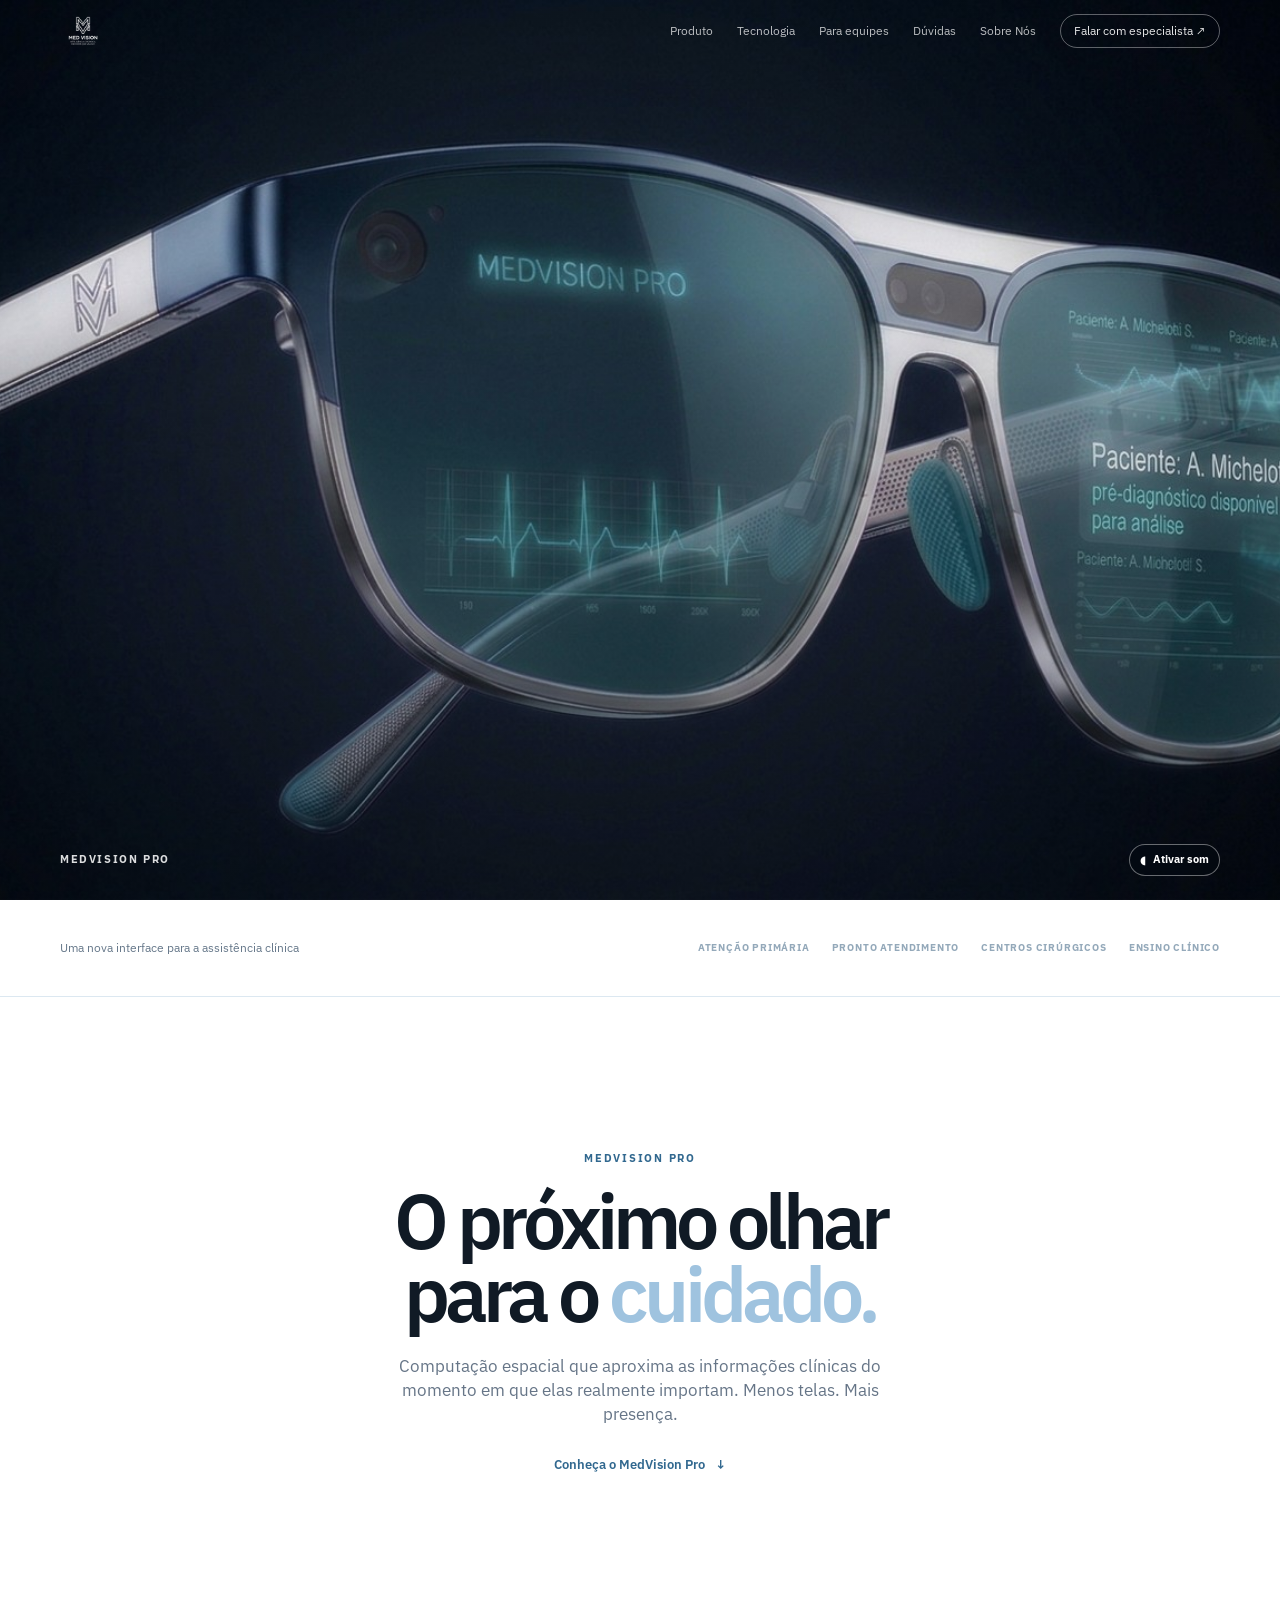
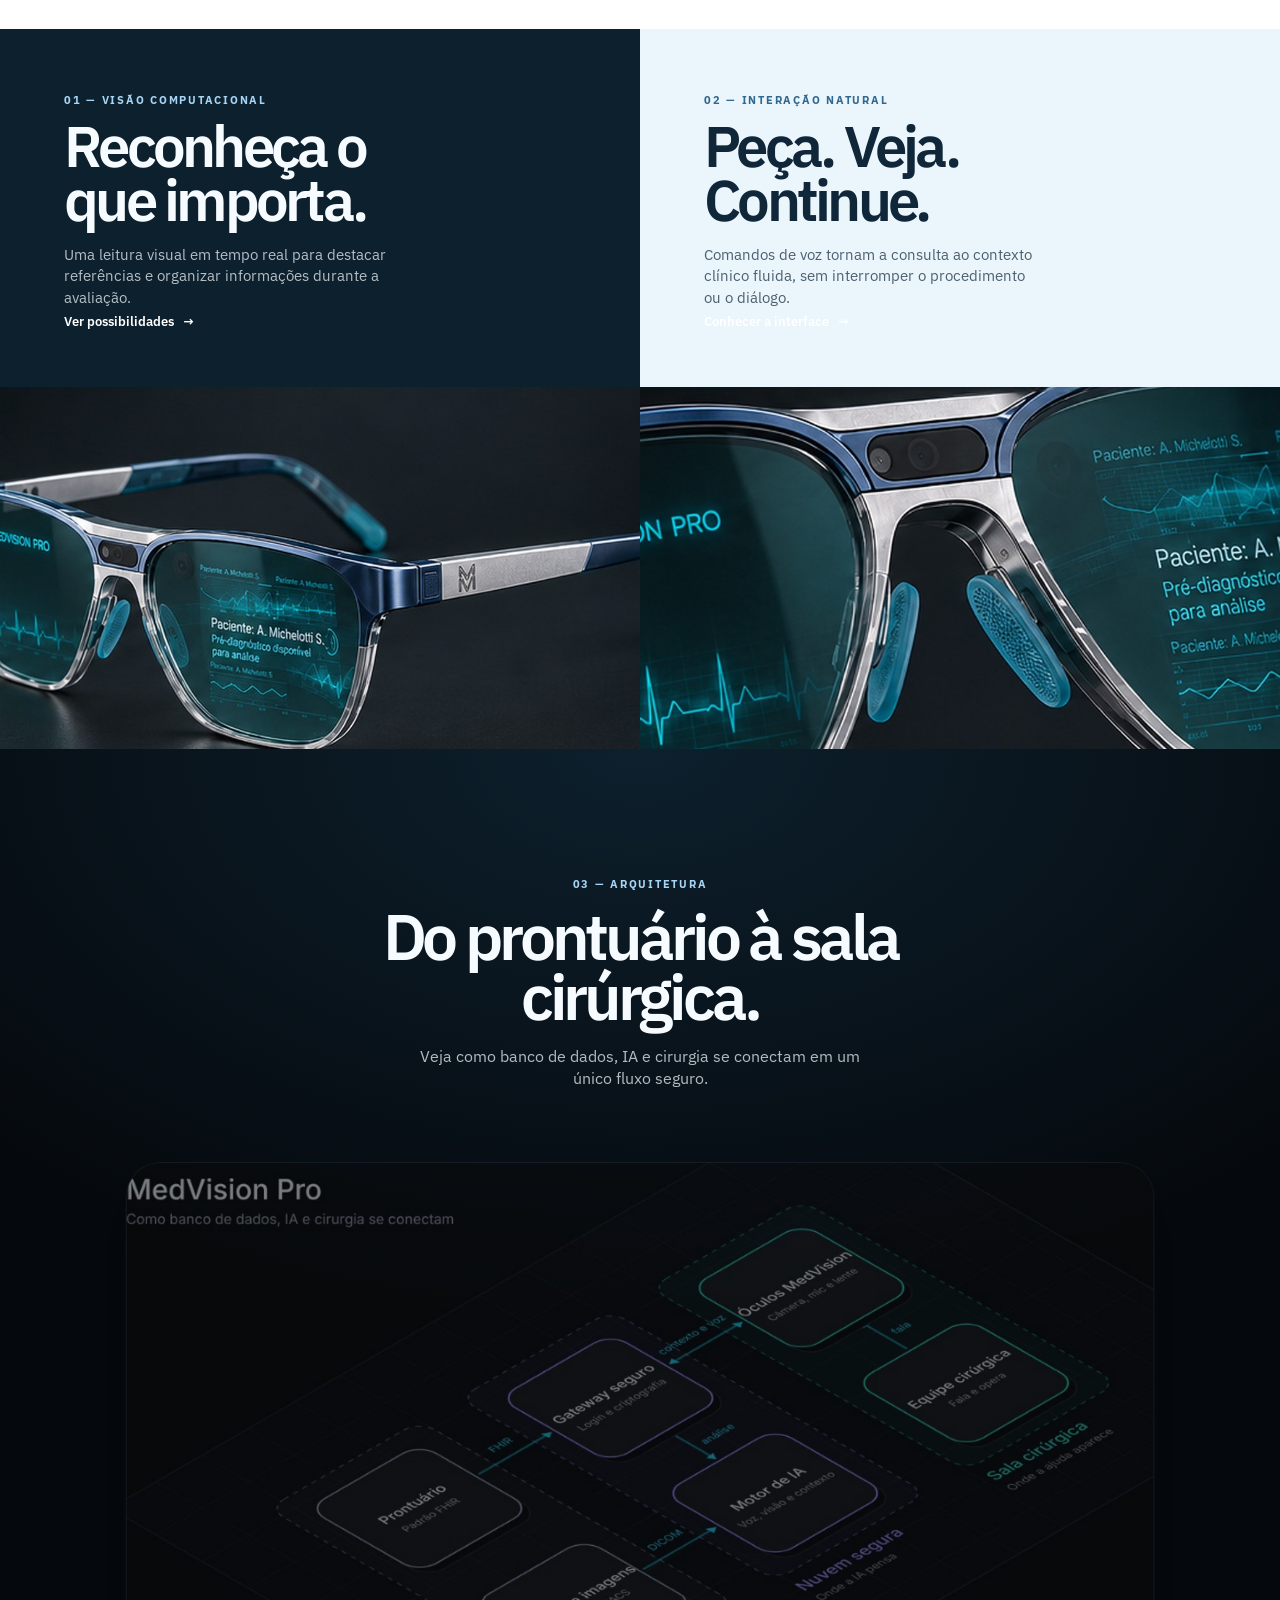
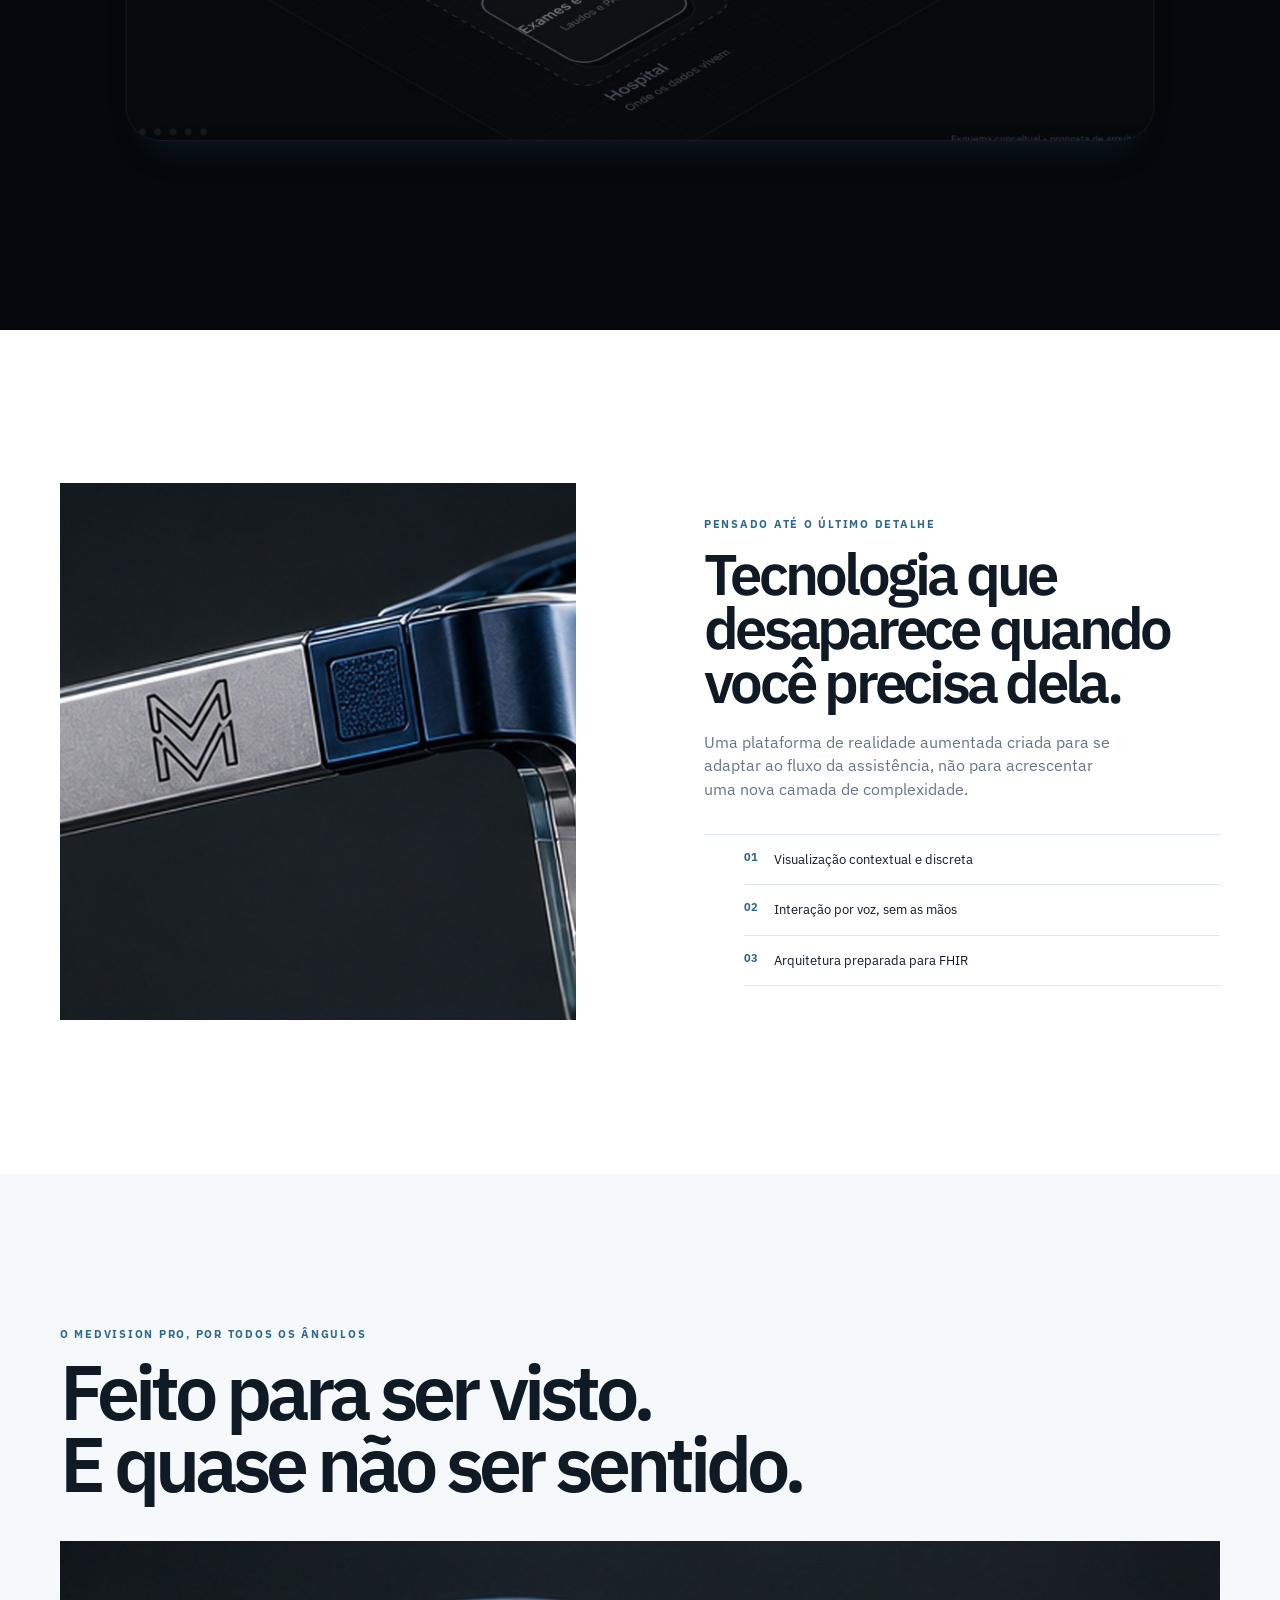
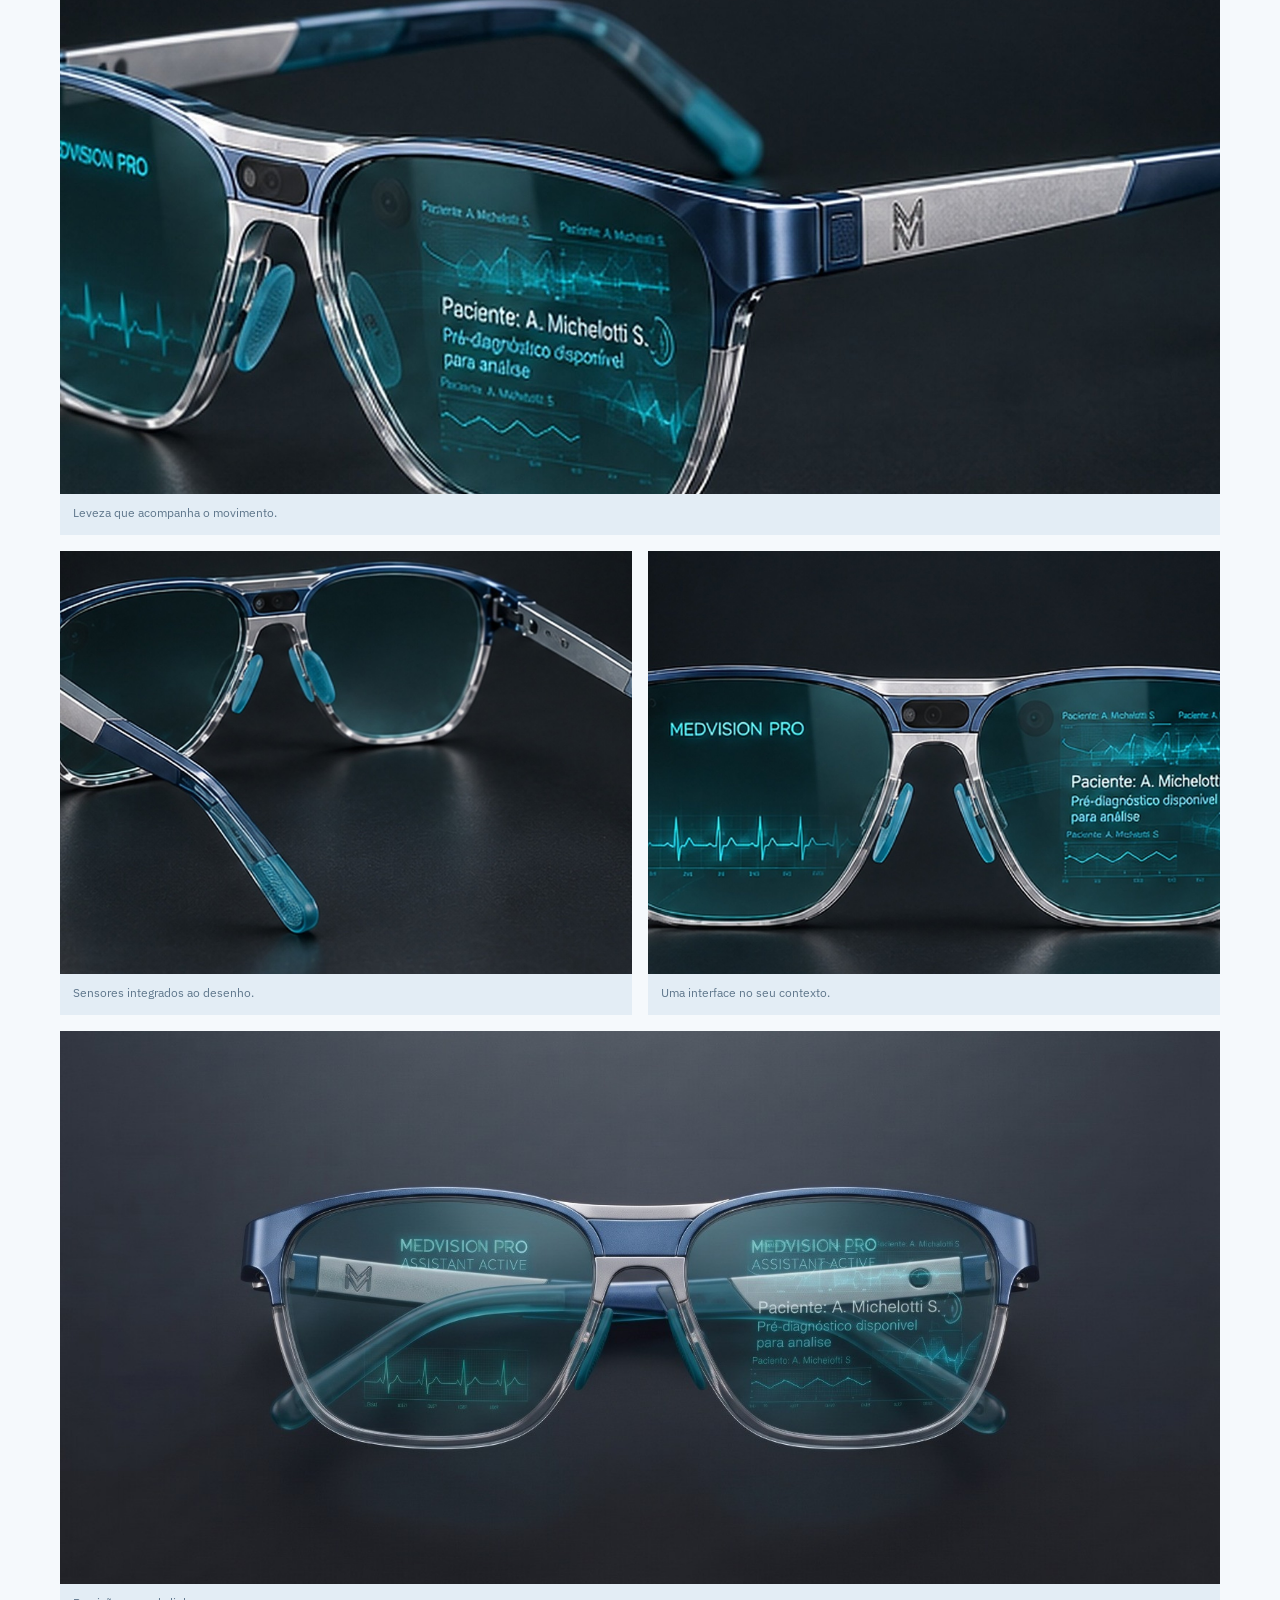
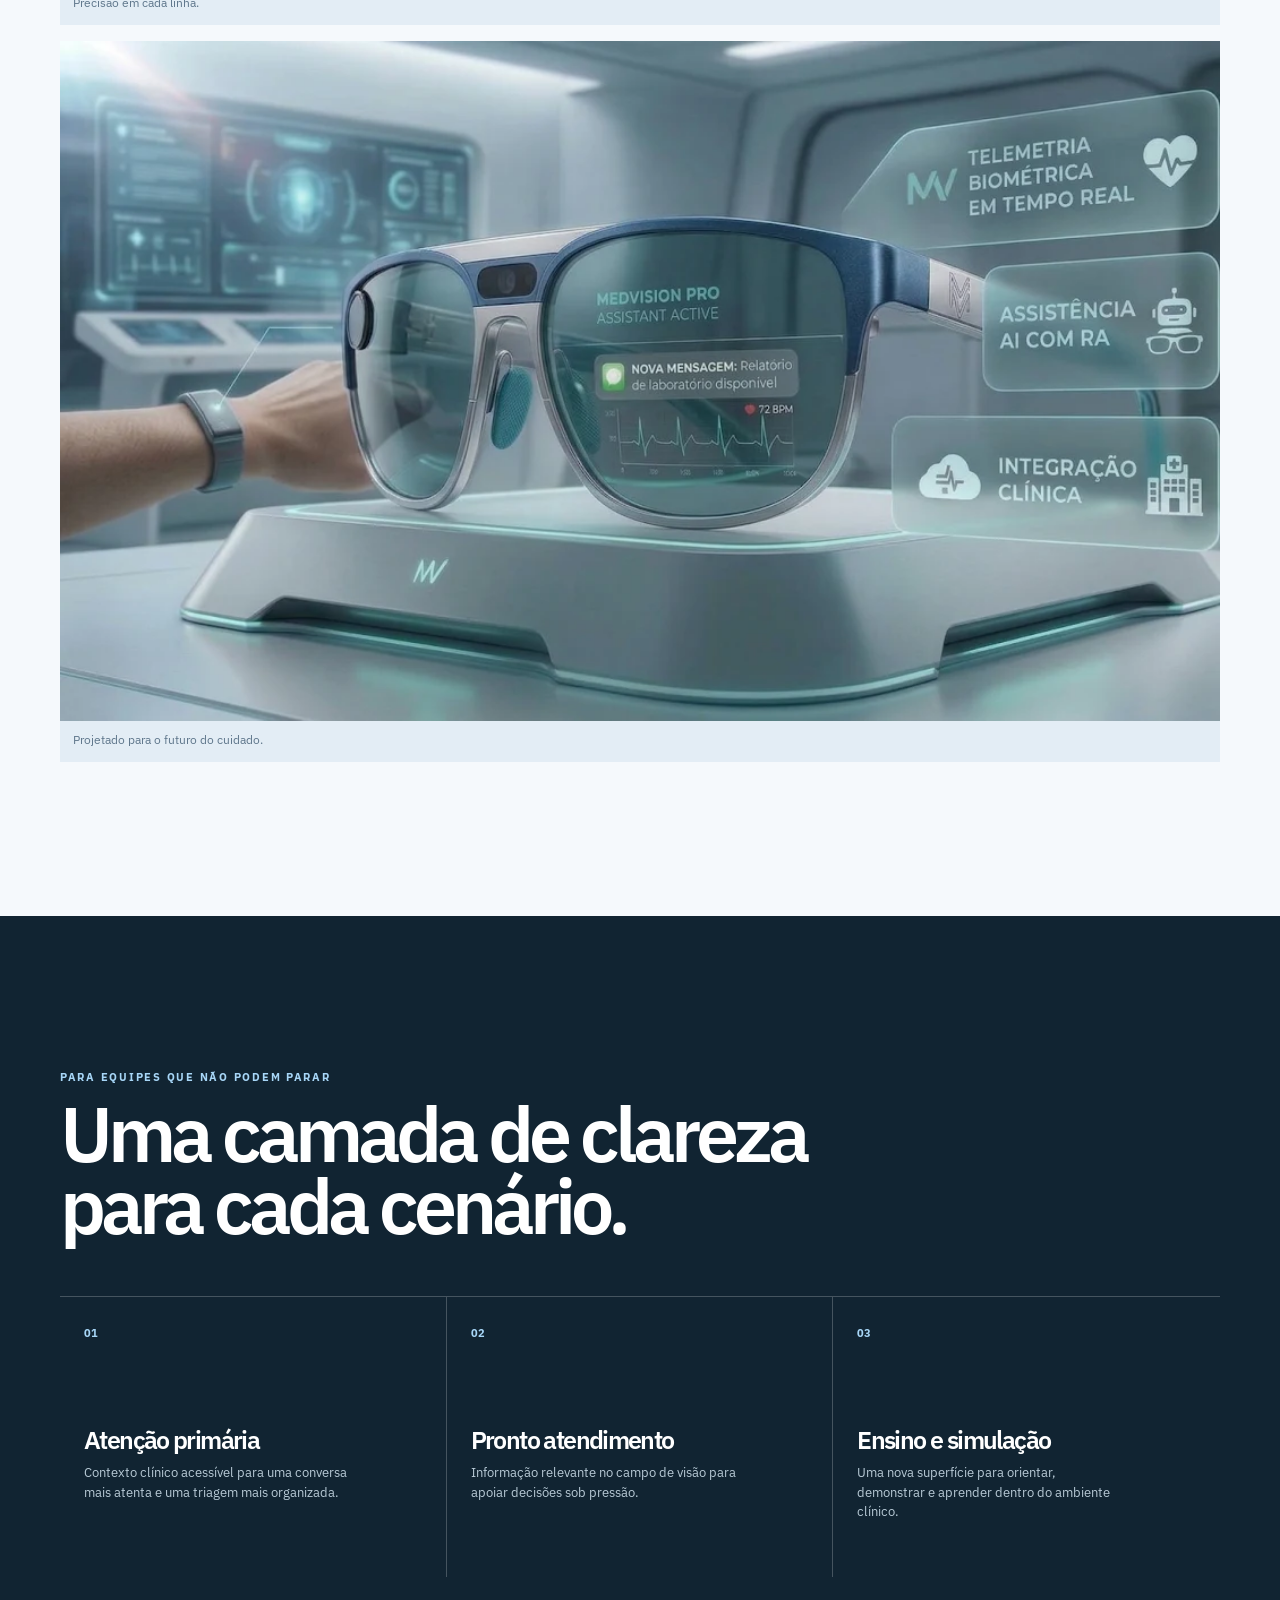
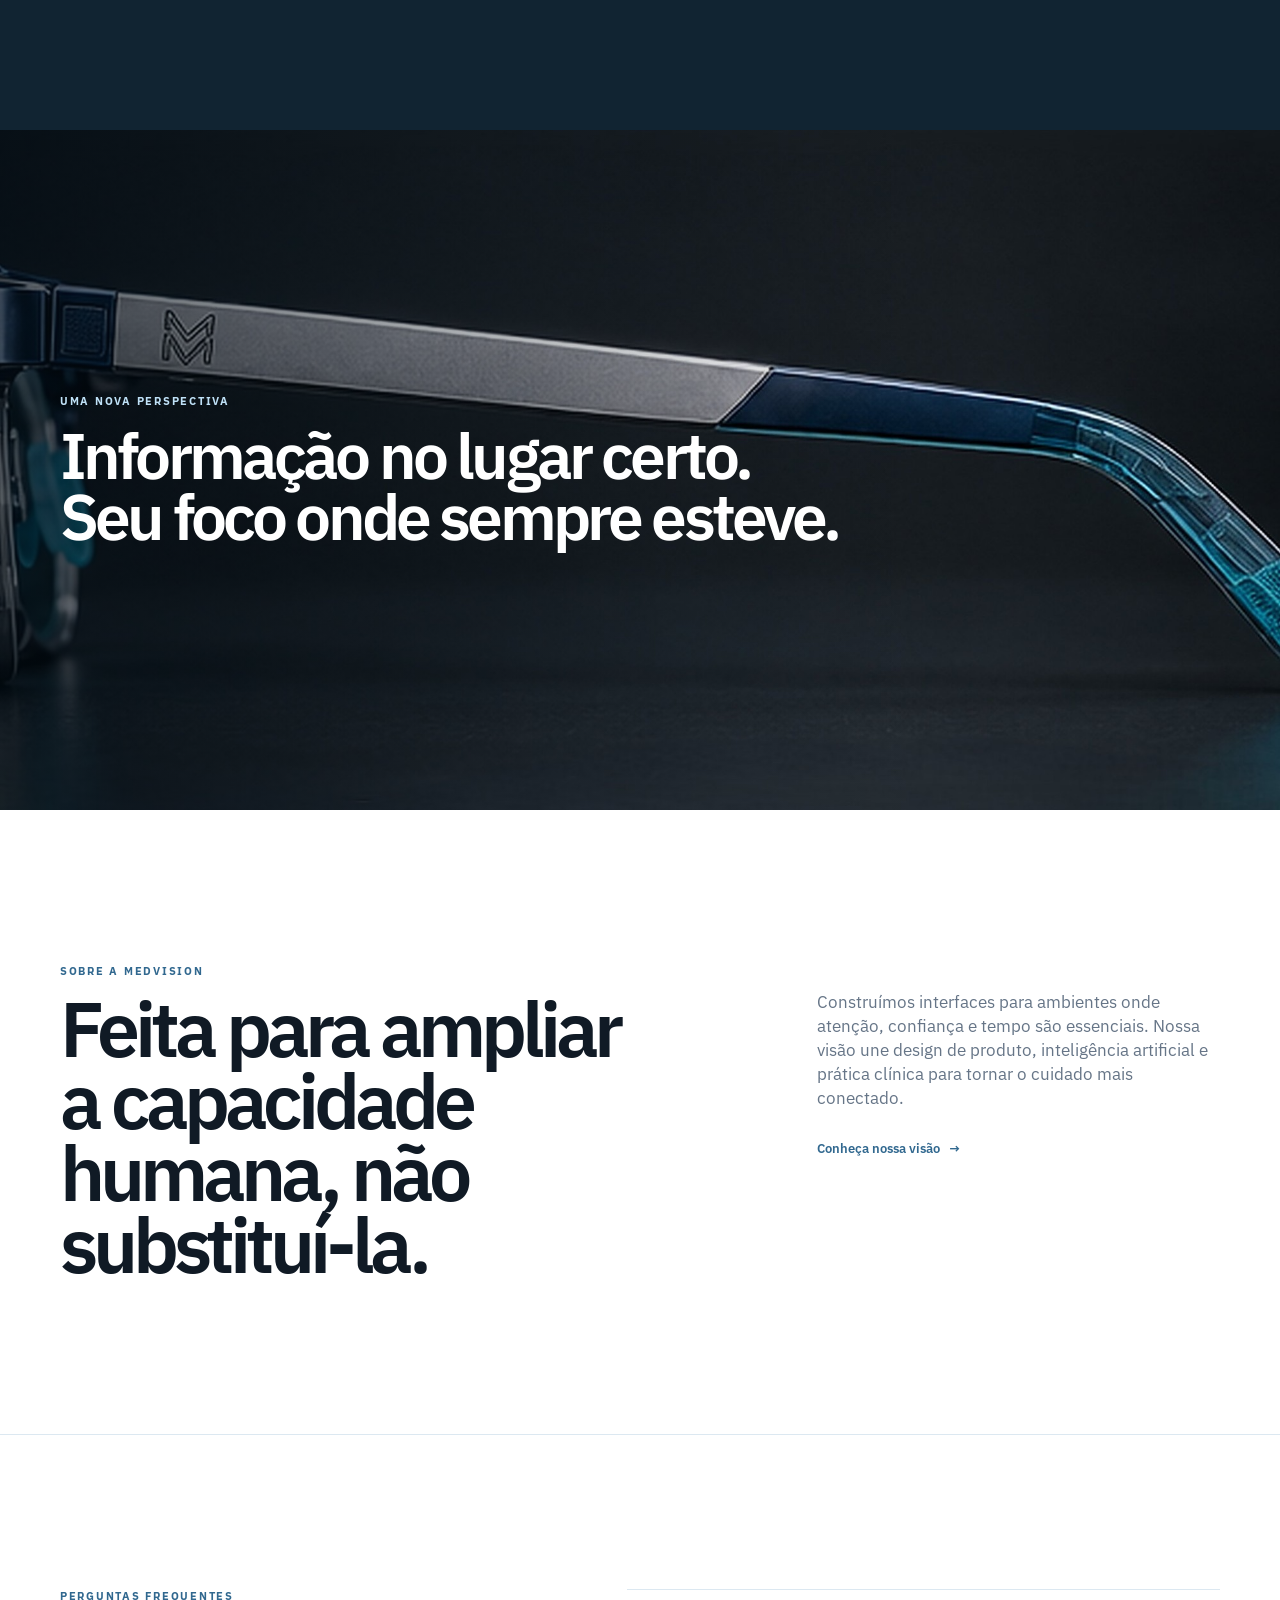
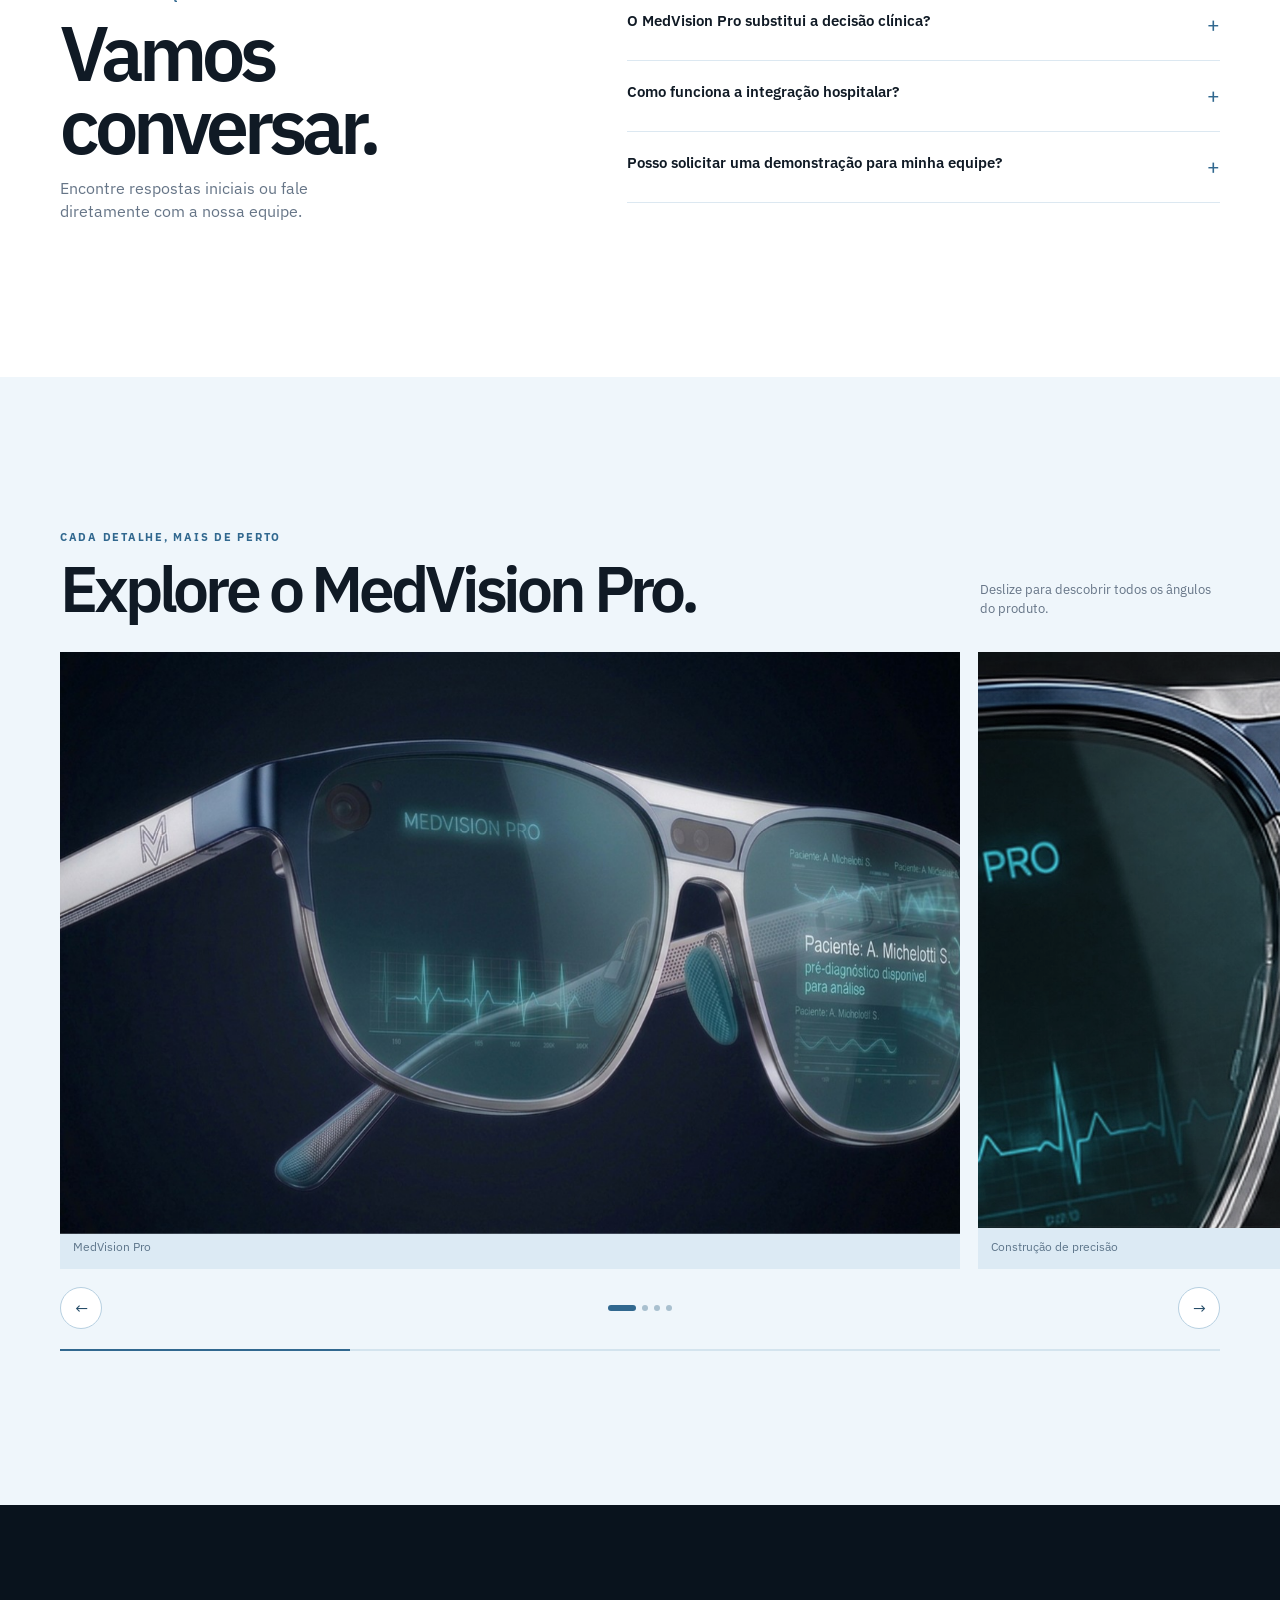
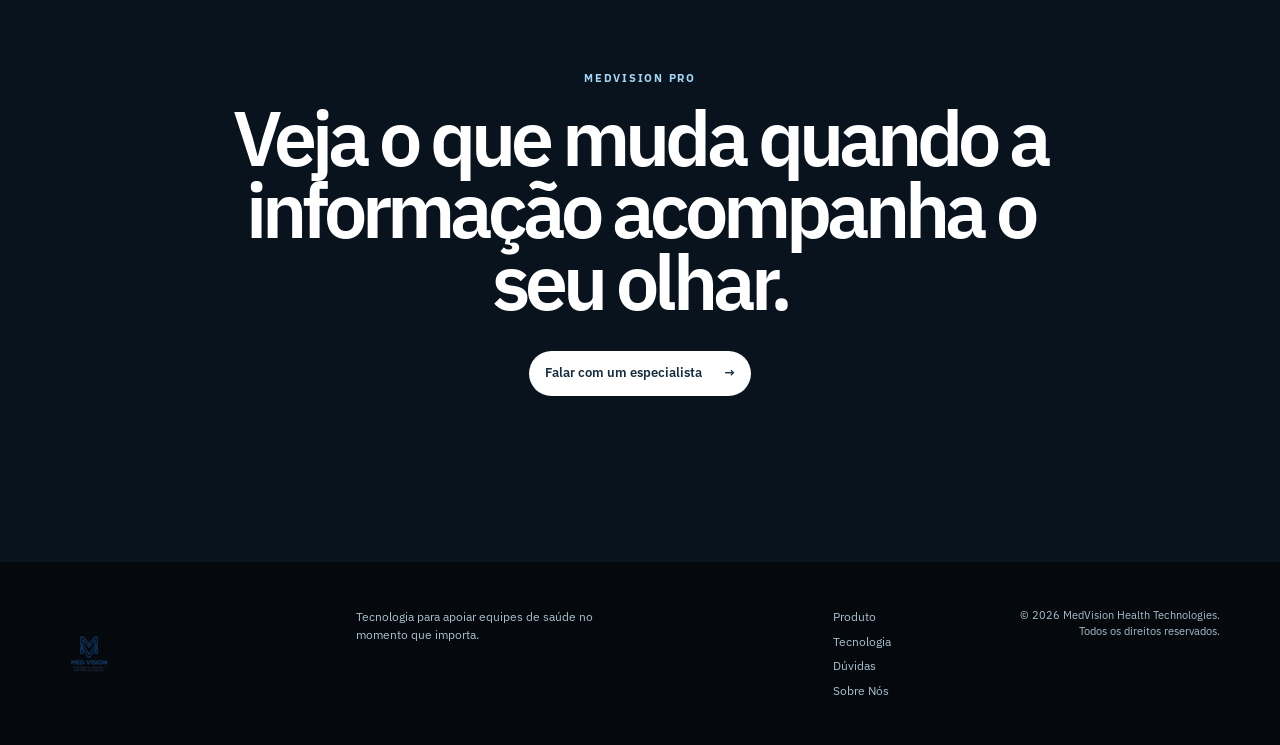
<file: index.html>
<!DOCTYPE html>
<html lang="pt-BR">
<head>
  <!-- Metadados, fonte IBM Plex Sans e folha principal de estilos. -->
  <meta charset="UTF-8">
  <meta name="viewport" content="width=device-width, initial-scale=1.0">
  <!-- Ícone exibido na aba/favoritos do navegador. -->
  <link rel="icon" href="med_vision.ico" sizes="any">
  <meta name="description" content="MedVision Pro: computação espacial para apoiar equipes clínicas com informações no contexto certo.">
  <title>MedVision Pro — Assistência clínica, no seu campo de visão</title>
  <link rel="preconnect" href="https://fonts.googleapis.com">
  <link rel="preconnect" href="https://fonts.gstatic.com" crossorigin>
  <link href="https://fonts.googleapis.com/css2?family=IBM+Plex+Sans:wght@400;500;600;700&display=swap" rel="stylesheet">
  <link rel="stylesheet" href="style.css">
</head>
<body>
  <!-- Atalho de acessibilidade para pular diretamente ao conteúdo. -->
  <a class="skip-link" href="#conteudo">Pular para o conteúdo</a>
  <!-- Cabeçalho: logo, navegação e CTA para a página de contato. -->
  <header class="site-header">
    <nav class="navbar container" aria-label="Navegação principal">
      <a class="brand brand-logo" href="#inicio" aria-label="MedVision, início"><img src="Imagens/medvision-logo-transparent.png" alt="MedVision"></a>
      <button class="menu-toggle" type="button" aria-controls="menu" aria-expanded="false"><span>Menu</span><i aria-hidden="true"></i></button>
      <div class="nav-panel" id="menu">
        <a href="#produto">Produto</a><a href="#tecnologia">Tecnologia</a><a href="#equipes">Para equipes</a><a href="#faq">Dúvidas</a><a href="sobre.html">Sobre Nós</a>
        <a class="nav-cta" href="contato.html">Falar com especialista <span>↗</span></a>
      </div>
    </nav>
  </header>
  <main id="conteudo">
    <!--
      Estrutura das seções:
      hero = vídeo vision1 em tela cheia; trust-bar = aplicações; intro = proposta de valor;
      feature-showcase = recursos em vídeo; detail-section = especificações; take-gallery = galeria estática;
      teams = cenários de uso; image-break = pausa visual; about = posicionamento; faq = dúvidas;
      photo-carousel = galeria interativa controlada por script.js; final-cta = acesso ao cadastro.
    -->
    <section class="hero" id="inicio" aria-labelledby="hero-title">
      <h1 id="hero-title" class="visually-hidden">MedVision Pro — O próximo olhar para o cuidado.</h1>
      <div class="hero-media" aria-label="Vídeo de apresentação dos óculos MedVision Pro"><video autoplay muted loop playsinline preload="auto" poster="Imagens/Medical_AR_glasses_displayed_20261019212315.jpg"><source src="Imagens/vision1.mp4" type="video/mp4"></video></div>
      <div class="hero-utility container"><p>MEDVISION PRO</p><button class="audio-toggle" type="button" data-video-sound aria-pressed="false"><span aria-hidden="true">◖</span> Ativar som</button></div>
    </section>
    <section class="trust-bar" aria-label="Áreas de aplicação"><div class="container"><p>Uma nova interface para a assistência clínica</p><div><span>ATENÇÃO PRIMÁRIA</span><span>PRONTO ATENDIMENTO</span><span>CENTROS CIRÚRGICOS</span><span>ENSINO CLÍNICO</span></div></div></section>
    <section class="intro section" id="produto"><div class="container intro-grid"><p class="eyebrow">MEDVISION PRO</p><div><h2>O próximo olhar<br>para o <em>cuidado.</em></h2><p>Computação espacial que aproxima as informações clínicas do momento em que elas realmente importam. Menos telas. Mais presença.</p><a class="intro-link" href="#tecnologia">Conheça o MedVision Pro <span>↓</span></a></div></div></section>
    <section class="feature-showcase" id="tecnologia">
      <article class="showcase-card showcase-dark"><div class="showcase-copy"><p class="eyebrow">01 — VISÃO COMPUTACIONAL</p><h2>Reconheça o que importa.</h2><p>Uma leitura visual em tempo real para destacar referências e organizar informações durante a avaliação.</p><a class="text-link light" href="#contato">Ver possibilidades <span>→</span></a></div><video class="showcase-media" autoplay muted loop playsinline poster="Imagens/Glasses_displaying_holograms_20261019212235.jpg"><source src="Imagens/3D_medical_augmented_reality_glasses_20261019211757.mp4" type="video/mp4"></video></article>
      <article class="showcase-card showcase-light"><video class="showcase-media" autoplay muted loop playsinline poster="Imagens/AR_glasses_bridge_macro_shot_20261019212302.jpg"><source src="Imagens/Medical_AR_glasses_rotating_loop_20261019211702.mp4" type="video/mp4"></video><div class="showcase-copy"><p class="eyebrow">02 — INTERAÇÃO NATURAL</p><h2>Peça. Veja. Continue.</h2><p>Comandos de voz tornam a consulta ao contexto clínico fluida, sem interromper o procedimento ou o diálogo.</p><a class="text-link" href="#contato">Conhecer a interface <span>→</span></a></div></article>
      <!-- Fluxo de arquitetura: vídeo que cresce suavemente conforme a rolagem (ver script.js). -->
      <article class="flow-card" id="fluxo">
        <div class="flow-copy">
          <p class="eyebrow">03 — ARQUITETURA</p>
          <h2>Do prontuário à sala cirúrgica.</h2>
          <p>Veja como banco de dados, IA e cirurgia se conectam em um único fluxo seguro.</p>
        </div>
        <div class="flow-frame" data-flow>
          <video class="flow-video" muted loop playsinline preload="metadata" poster="Imagens/medvision_fluxo-poster.jpg" aria-label="Esquema conceitual do fluxo de dados do MedVision Pro, do hospital à sala cirúrgica"><source src="Imagens/medvision_fluxo.mp4" type="video/mp4"></video>
        </div>
      </article>
    </section>
    <section class="detail-section section"><div class="container detail-grid"><div class="detail-image"><img src="Imagens/Glasses_hinge_and_sensor_array_20261019212231.jpg" alt="Módulo lateral com sensores do MedVision Pro"></div><div class="detail-copy"><p class="eyebrow">PENSADO ATÉ O ÚLTIMO DETALHE</p><h2>Tecnologia que desaparece quando você precisa dela.</h2><p>Uma plataforma de realidade aumentada criada para se adaptar ao fluxo da assistência, não para acrescentar uma nova camada de complexidade.</p><ul><li><span>01</span>Visualização contextual e discreta</li><li><span>02</span>Interação por voz, sem as mãos</li><li><span>03</span>Arquitetura preparada para FHIR</li></ul></div></div></section>
    <section class="take-gallery section" aria-labelledby="gallery-title"><div class="container"><p class="eyebrow">O MEDVISION PRO, POR TODOS OS ÂNGULOS</p><h2 id="gallery-title">Feito para ser visto.<br>E quase não ser sentido.</h2><div class="take-grid"><figure class="take-wide"><img src="Imagens/Medical_AR_glasses_floating_20261019212258.jpg" alt="MedVision Pro flutuando em destaque"><figcaption>Leveza que acompanha o movimento.</figcaption></figure><figure><img src="Imagens/Medical_AR_glasses_rear_view_20261019212249.jpg" alt="Vista traseira do MedVision Pro"><figcaption>Sensores integrados ao desenho.</figcaption></figure><figure><img src="Imagens/Medical_AR_glasses_showing_holograms_20261019212255.jpg" alt="Óculos MedVision Pro com interface holográfica"><figcaption>Uma interface no seu contexto.</figcaption></figure><figure class="take-wide"><img src="Imagens/MedVision_vista_superior.jpg" alt="Vista superior dos óculos MedVision Pro"><figcaption>Precisão em cada linha.</figcaption></figure><figure class="take-wide take-full"><img src="Imagens/medvision-conceito.webp" alt="Conceito visual do MedVision Pro"><figcaption>Projetado para o futuro do cuidado.</figcaption></figure></div></div></section>
    <section class="teams section" id="equipes"><div class="container"><p class="eyebrow">PARA EQUIPES QUE NÃO PODEM PARAR</p><h2>Uma camada de clareza<br>para cada cenário.</h2><div class="team-grid"><article><span>01</span><h3>Atenção primária</h3><p>Contexto clínico acessível para uma conversa mais atenta e uma triagem mais organizada.</p></article><article><span>02</span><h3>Pronto atendimento</h3><p>Informação relevante no campo de visão para apoiar decisões sob pressão.</p></article><article><span>03</span><h3>Ensino e simulação</h3><p>Uma nova superfície para orientar, demonstrar e aprender dentro do ambiente clínico.</p></article></div></div></section>
    <section class="image-break" aria-label="Visão lateral do MedVision Pro"><img src="Imagens/Side_profile_of_medical_AR_20261019212244.jpg" alt="Perfil lateral dos óculos MedVision Pro"><div><p class="eyebrow">UMA NOVA PERSPECTIVA</p><p>Informação no lugar certo.<br>Seu foco onde sempre esteve.</p></div></section>
    <section class="about section"><div class="container about-grid"><div><p class="eyebrow">SOBRE A MEDVISION</p><h2>Feita para ampliar a capacidade humana, não substituí-la.</h2></div><div><p>Construímos interfaces para ambientes onde atenção, confiança e tempo são essenciais. Nossa visão une design de produto, inteligência artificial e prática clínica para tornar o cuidado mais conectado.</p><a class="text-link" href="#contato">Conheça nossa visão <span>→</span></a></div></div></section>
    <section class="faq section" id="faq"><div class="container faq-grid"><div><p class="eyebrow">PERGUNTAS FREQUENTES</p><h2>Vamos conversar.</h2><p>Encontre respostas iniciais ou fale diretamente com a nossa equipe.</p></div><div class="accordion"><details><summary>O MedVision Pro substitui a decisão clínica?<span>+</span></summary><p>Não. A plataforma é projetada como apoio ao profissional e deve ser utilizada de acordo com os protocolos e a avaliação clínica responsável.</p></details><details><summary>Como funciona a integração hospitalar?<span>+</span></summary><p>A arquitetura é preparada para conversar com fluxos e dados clínicos compatíveis com padrões como FHIR. Cada implantação é avaliada com a equipe de tecnologia da instituição.</p></details><details><summary>Posso solicitar uma demonstração para minha equipe?<span>+</span></summary><p>Sim. Use o formulário de contato abaixo para iniciar uma conversa sobre o seu cenário de uso.</p></details></div></div></section>
    <section class="photo-carousel section" aria-labelledby="carousel-title"><div class="container"><div class="carousel-heading"><div><p class="eyebrow">CADA DETALHE, MAIS DE PERTO</p><h2 id="carousel-title">Explore o MedVision Pro.</h2></div><p>Deslize para descobrir todos os ângulos do produto.</p></div><div class="carousel" data-carousel tabindex="0" aria-label="Galeria de fotos do MedVision Pro"><div class="carousel-track"><figure class="carousel-slide is-active"><img src="Imagens/Medical_AR_glasses_displayed_20261019212315.jpg" alt="MedVision Pro em destaque"><figcaption>MedVision Pro</figcaption></figure><figure class="carousel-slide"><img src="Imagens/AR_glasses_bridge_macro_shot_20261019212302.jpg" alt="Detalhe da ponte dos óculos"><figcaption>Construção de precisão</figcaption></figure><figure class="carousel-slide"><img src="Imagens/MedVision_destaque.jpg" alt="MedVision Pro em destaque sobre pedestal"><figcaption>Presença em destaque</figcaption></figure><figure class="carousel-slide"><img src="Imagens/MedVision_perfil_extra.jpg" alt="Perfil do MedVision Pro com haste em destaque"><figcaption>Design em todos os perfis</figcaption></figure></div><div class="carousel-controls"><button class="carousel-button" type="button" data-carousel-prev aria-label="Foto anterior">←</button><div class="carousel-dots" role="tablist" aria-label="Selecionar foto"></div><button class="carousel-button" type="button" data-carousel-next aria-label="Próxima foto">→</button></div><div class="carousel-progress"><span></span></div></div></div></section>
    <section class="final-cta" id="contato"><div class="container"><p class="eyebrow">MEDVISION PRO</p><h2>Veja o que muda quando a informação acompanha o seu olhar.</h2><a class="button button-light" href="contato.html">Falar com um especialista <span>→</span></a></div></section>
  </main>
  <footer><div class="container footer-grid"><a class="brand brand-logo" href="#inicio" aria-label="MedVision, início"><img src="Imagens/medvision-logo-transparent.png" alt="MedVision"></a><p>Tecnologia para apoiar equipes de saúde no momento que importa.</p><div><a href="#produto">Produto</a><a href="#tecnologia">Tecnologia</a><a href="#faq">Dúvidas</a><a href="sobre.html">Sobre Nós</a></div><p class="copyright">© 2026 MedVision Health Technologies.<br>Todos os direitos reservados.</p></div></footer>
  <script src="script.js"></script>
</body>
</html>
</file>
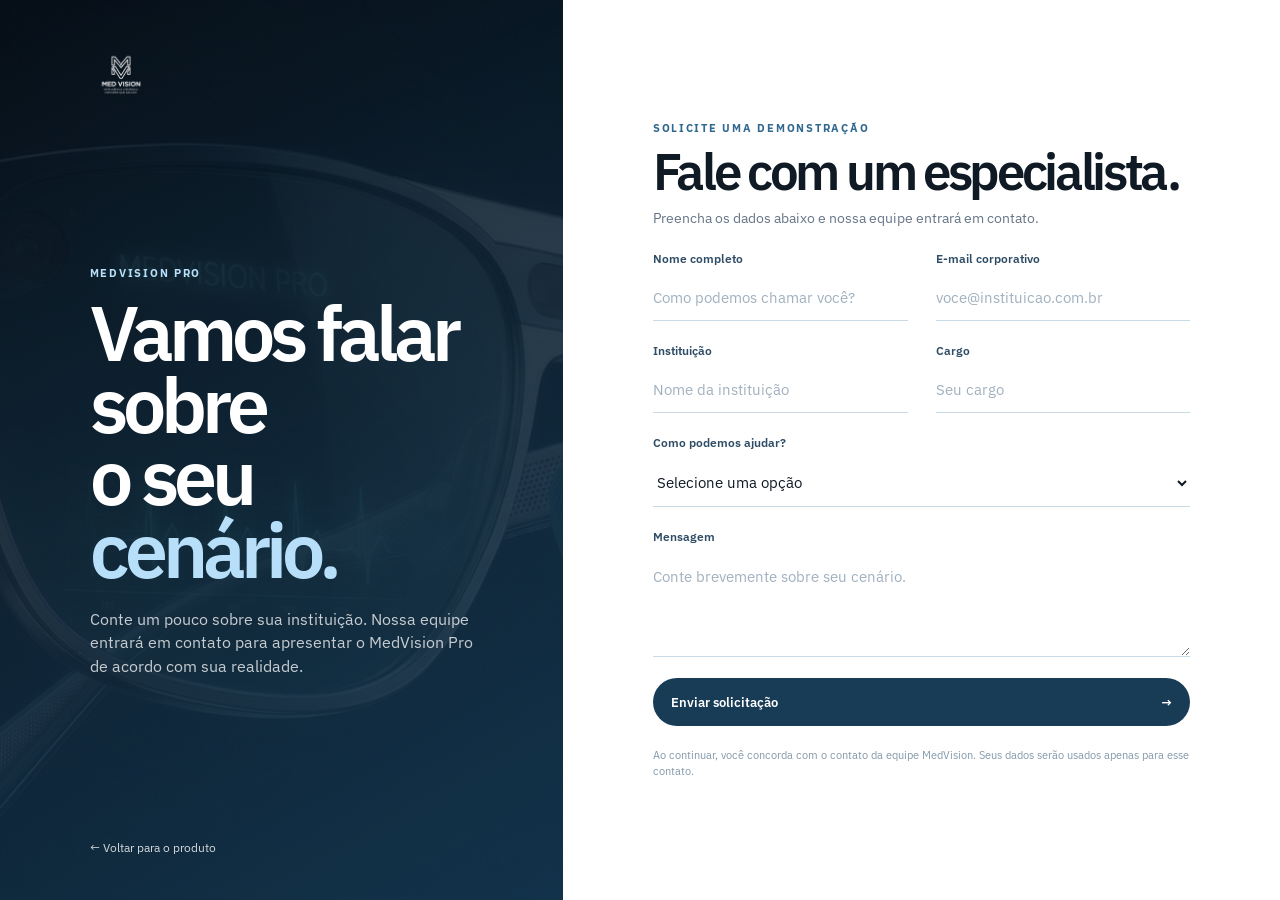
<file: contato.html>
<!DOCTYPE html>
<html lang="pt-BR">
<head>
  <meta charset="UTF-8">
  <meta name="viewport" content="width=device-width, initial-scale=1.0">
  <link rel="icon" href="med_vision.ico" sizes="any">
  <title>Fale com um especialista — MedVision</title>
  <link rel="preconnect" href="https://fonts.googleapis.com">
  <link rel="preconnect" href="https://fonts.gstatic.com" crossorigin>
  <link href="https://fonts.googleapis.com/css2?family=IBM+Plex+Sans:wght@400;500;600;700&display=swap" rel="stylesheet">
  <link rel="stylesheet" href="style.css">
</head>
<body class="contact-page">
  <main class="contact-layout">
    <section class="contact-intro">
      <a class="contact-logo" href="index.html" aria-label="Voltar para a MedVision"><img src="Imagens/medvision-logo-transparent.png" alt="MedVision"></a>
      <div class="contact-copy"><p class="eyebrow">MEDVISION PRO</p><h1>Vamos falar sobre<br>o seu <em>cenário.</em></h1><p>Conte um pouco sobre sua instituição. Nossa equipe entrará em contato para apresentar o MedVision Pro de acordo com sua realidade.</p></div>
      <a class="back-link" href="index.html">← Voltar para o produto</a>
    </section>
    <section class="contact-form-panel">
      <form class="contact-form">
        <div><p class="eyebrow">SOLICITE UMA DEMONSTRAÇÃO</p><h2>Fale com um especialista.</h2><p class="form-intro">Preencha os dados abaixo e nossa equipe entrará em contato.</p></div>
        <div class="form-grid"><label>Nome completo<input type="text" name="nome" placeholder="Como podemos chamar você?"></label><label>E-mail corporativo<input type="email" name="email" placeholder="voce@instituicao.com.br"></label><label>Instituição<input type="text" name="instituicao" placeholder="Nome da instituição"></label><label>Cargo<input type="text" name="cargo" placeholder="Seu cargo"></label></div>
        <label>Como podemos ajudar?<select name="interesse"><option value="">Selecione uma opção</option><option>Demonstração do MedVision Pro</option><option>Integração hospitalar</option><option>Parceria institucional</option><option>Outro assunto</option></select></label>
        <label>Mensagem <textarea name="mensagem" rows="4" placeholder="Conte brevemente sobre seu cenário."></textarea></label>
        <input type="text" name="website" tabindex="-1" autocomplete="off" aria-hidden="true" style="position:absolute;left:-9999px;width:1px;height:1px;opacity:0">
        <button class="form-button" type="submit">Enviar solicitação <span>→</span></button>
        <p class="form-note">Ao continuar, você concorda com o contato da equipe MedVision. Seus dados serão usados apenas para esse contato.</p>
      </form>
    </section>
  </main>
  <script src="contato.js" defer></script>
</body>
</html>
</file>
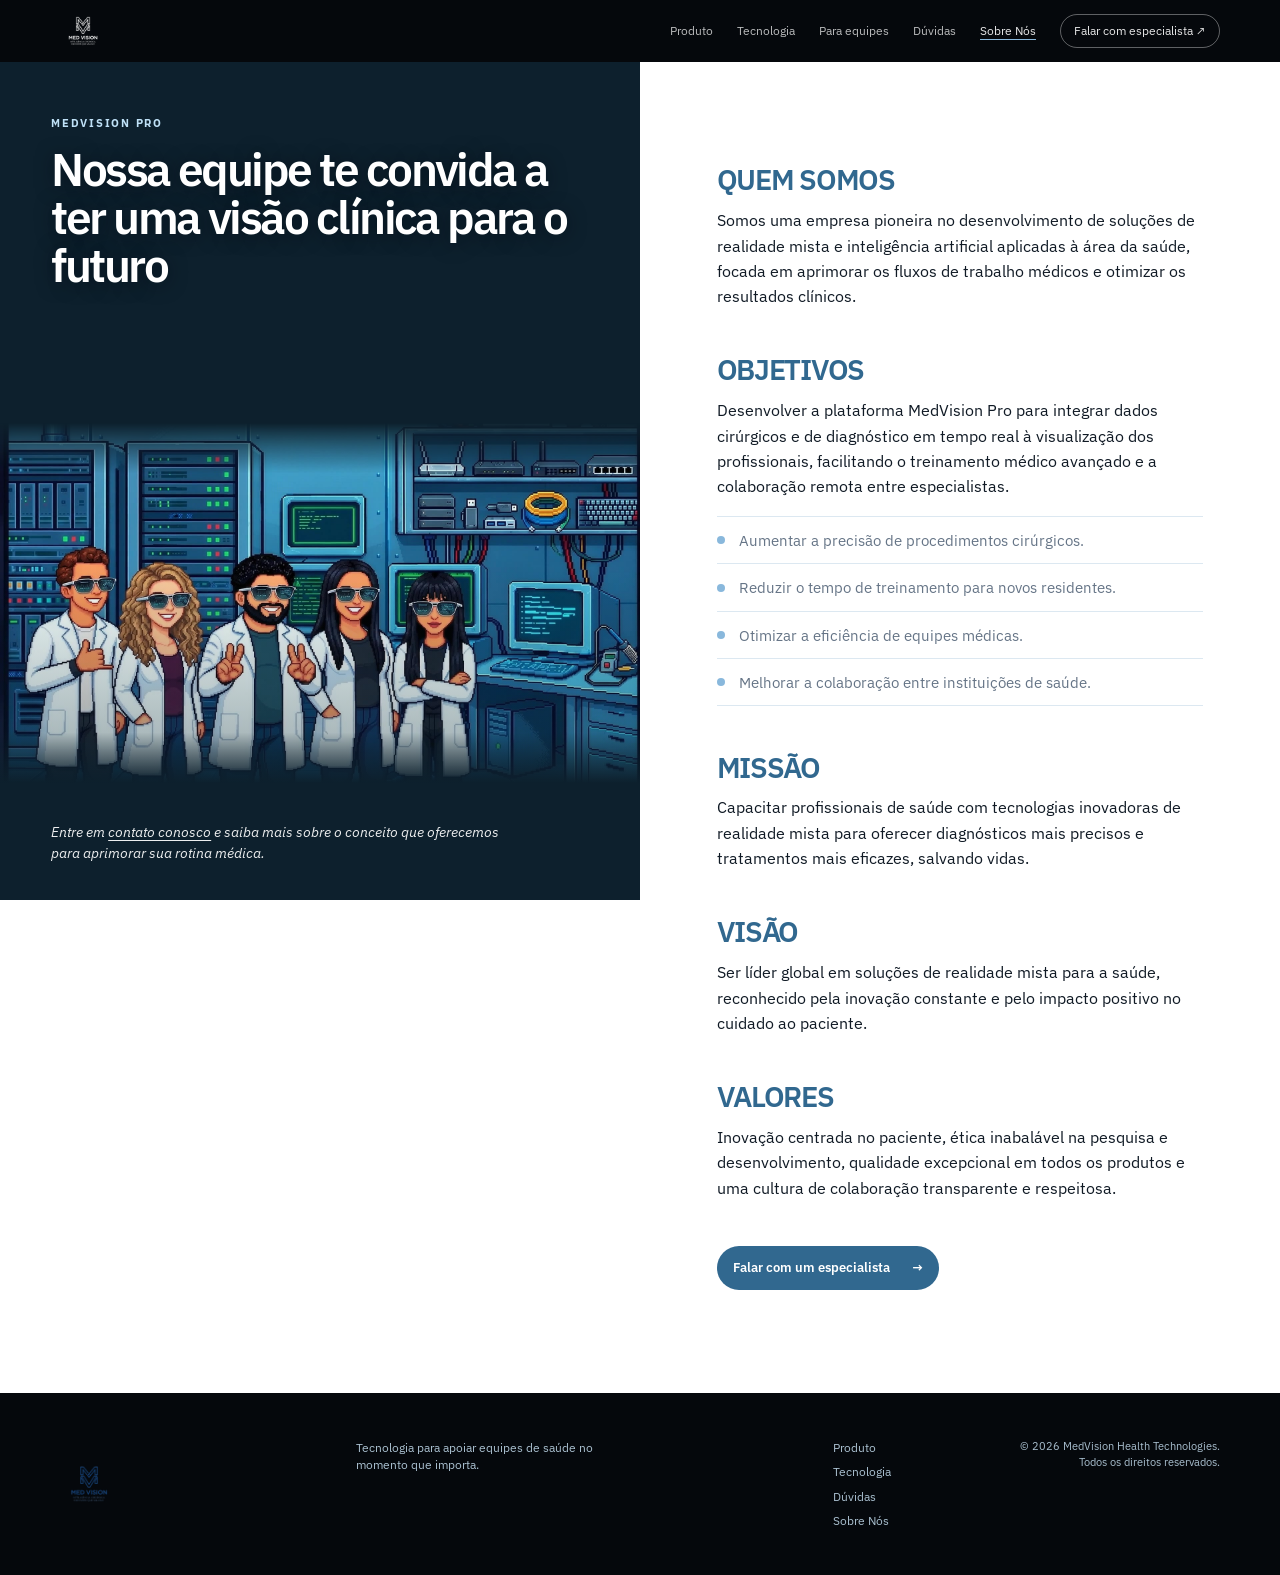
<file: sobre.html>
<!DOCTYPE html>
<html lang="pt-BR">
<head>
  <!-- Mesma fonte, favicon e folha de estilos da landing page para manter a identidade. -->
  <meta charset="UTF-8">
  <meta name="viewport" content="width=device-width, initial-scale=1.0">
  <link rel="icon" href="med_vision.ico" sizes="any">
  <meta name="description" content="Conheça a equipe, os objetivos, a missão, a visão e os valores da MedVision, pioneira em realidade mista e inteligência artificial para a saúde.">
  <title>Sobre Nós — MedVision Pro</title>
  <link rel="preconnect" href="https://fonts.googleapis.com">
  <link rel="preconnect" href="https://fonts.gstatic.com" crossorigin>
  <link href="https://fonts.googleapis.com/css2?family=IBM+Plex+Sans:wght@400;500;600;700&display=swap" rel="stylesheet">
  <link rel="stylesheet" href="style.css">
</head>
<body class="about-page">
  <a class="skip-link" href="#conteudo">Pular para o conteúdo</a>
  <!-- Cabeçalho igual ao da página principal, em barra escura. -->
  <header class="site-header">
    <nav class="navbar container" aria-label="Navegação principal">
      <a class="brand brand-logo" href="index.html" aria-label="MedVision, início"><img src="Imagens/medvision-logo-transparent.png" alt="MedVision"></a>
      <button class="menu-toggle" type="button" aria-controls="menu" aria-expanded="false"><span>Menu</span><i aria-hidden="true"></i></button>
      <div class="nav-panel" id="menu">
        <a href="index.html#produto">Produto</a><a href="index.html#tecnologia">Tecnologia</a><a href="index.html#equipes">Para equipes</a><a href="index.html#faq">Dúvidas</a><a href="sobre.html" aria-current="page">Sobre Nós</a>
        <a class="nav-cta" href="contato.html">Falar com especialista <span>↗</span></a>
      </div>
    </nav>
  </header>
  <main id="conteudo" class="sobre-layout">
    <!-- Painel esquerdo: foto da equipe com chamada. Fica fixo enquanto o texto rola. -->
    <section class="sobre-visual" aria-labelledby="sobre-title">
      <video autoplay muted loop playsinline preload="auto" poster="Imagens/equipe-medvision-poster.jpg" aria-label="Equipe MedVision de jaleco branco em uma sala de servidores, colocando os óculos MedVision Pro"><source src="Imagens/equipe-medvision.mp4" type="video/mp4"></video>
      <div class="sobre-visual-copy">
        <p class="eyebrow">MEDVISION PRO</p>
        <h1 id="sobre-title">Nossa equipe te convida a ter uma visão clínica para o futuro</h1>
      </div>
      <p class="sobre-visual-note">Entre em <a href="contato.html">contato conosco</a> e saiba mais sobre o conceito que oferecemos para aprimorar sua rotina médica.</p>
    </section>
    <!-- Painel direito: texto institucional. -->
    <section class="sobre-content">
      <div class="sobre-text">
        <article><h2>Quem somos</h2><p>Somos uma empresa pioneira no desenvolvimento de soluções de realidade mista e inteligência artificial aplicadas à área da saúde, focada em aprimorar os fluxos de trabalho médicos e otimizar os resultados clínicos.</p></article>
        <article><h2>Objetivos</h2><p>Desenvolver a plataforma MedVision Pro para integrar dados cirúrgicos e de diagnóstico em tempo real à visualização dos profissionais, facilitando o treinamento médico avançado e a colaboração remota entre especialistas.</p>
          <ul><li>Aumentar a precisão de procedimentos cirúrgicos.</li><li>Reduzir o tempo de treinamento para novos residentes.</li><li>Otimizar a eficiência de equipes médicas.</li><li>Melhorar a colaboração entre instituições de saúde.</li></ul></article>
        <article><h2>Missão</h2><p>Capacitar profissionais de saúde com tecnologias inovadoras de realidade mista para oferecer diagnósticos mais precisos e tratamentos mais eficazes, salvando vidas.</p></article>
        <article><h2>Visão</h2><p>Ser líder global em soluções de realidade mista para a saúde, reconhecido pela inovação constante e pelo impacto positivo no cuidado ao paciente.</p></article>
        <article><h2>Valores</h2><p>Inovação centrada no paciente, ética inabalável na pesquisa e desenvolvimento, qualidade excepcional em todos os produtos e uma cultura de colaboração transparente e respeitosa.</p></article>
        <a class="button button-primary" href="contato.html">Falar com um especialista <span>→</span></a>
      </div>
    </section>
  </main>
  <footer><div class="container footer-grid"><a class="brand brand-logo" href="index.html" aria-label="MedVision, início"><img src="Imagens/medvision-logo-transparent.png" alt="MedVision"></a><p>Tecnologia para apoiar equipes de saúde no momento que importa.</p><div><a href="index.html#produto">Produto</a><a href="index.html#tecnologia">Tecnologia</a><a href="index.html#faq">Dúvidas</a><a href="sobre.html">Sobre Nós</a></div><p class="copyright">© 2026 MedVision Health Technologies.<br>Todos os direitos reservados.</p></div></footer>
  <script src="script.js"></script>
</body>
</html>
</file>
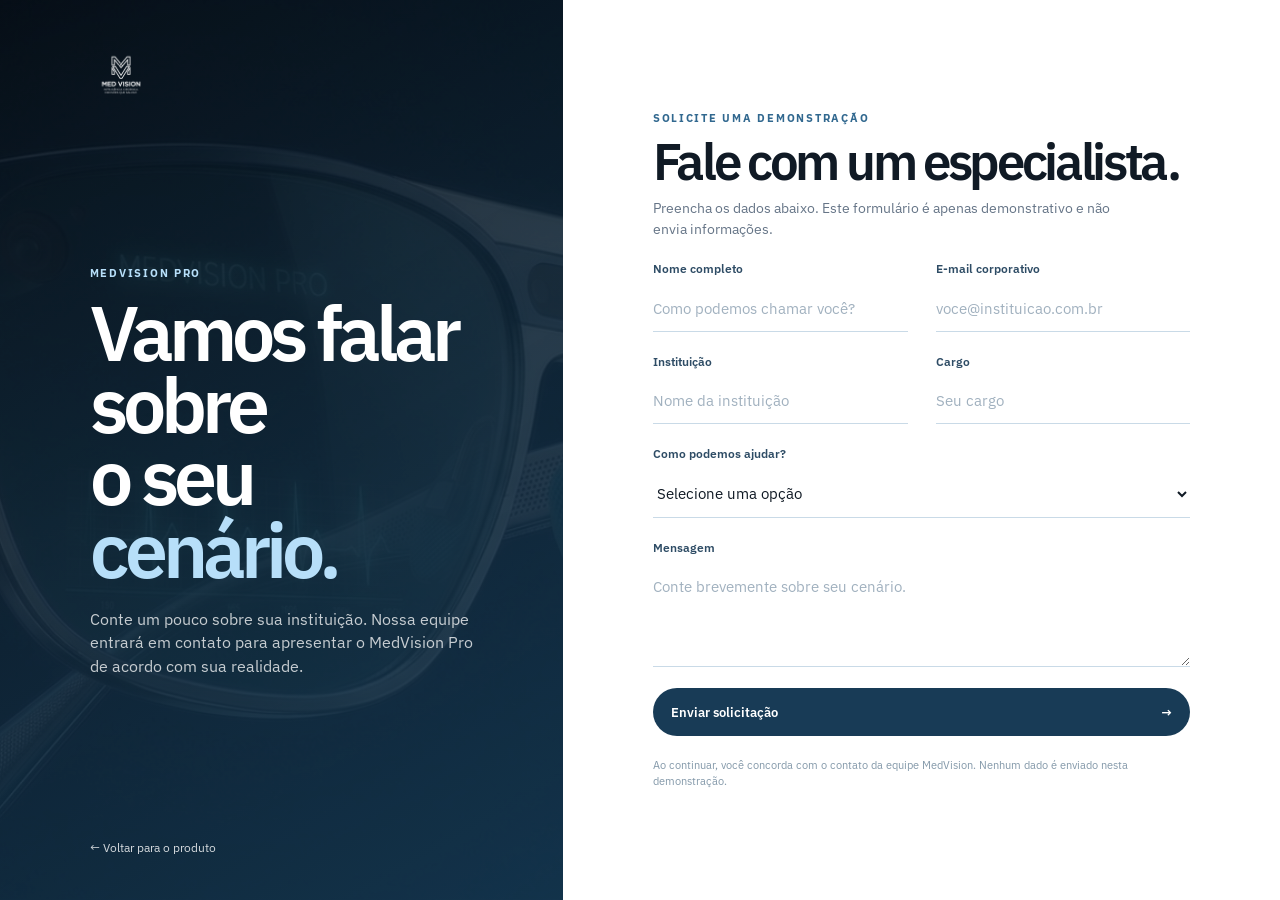
<file: MedVision/contato.html>
<!DOCTYPE html>
<html lang="pt-BR">
<head>
  <!-- Mesma fonte e estilos da landing page para manter consistência visual. -->
  <meta charset="UTF-8">
  <meta name="viewport" content="width=device-width, initial-scale=1.0">
  <!-- Mesmo favicon da landing page para manter a identidade entre páginas. -->
  <link rel="icon" href="med_vision.ico" sizes="any">
  <title>Fale com um especialista — MedVision</title>
  <link rel="preconnect" href="https://fonts.googleapis.com">
  <link rel="preconnect" href="https://fonts.gstatic.com" crossorigin>
  <link href="https://fonts.googleapis.com/css2?family=IBM+Plex+Sans:wght@400;500;600;700&display=swap" rel="stylesheet">
  <link rel="stylesheet" href="style.css">
</head>
<body class="contact-page">
  <!-- Página estática: o formulário organiza a interface, mas onsubmit impede qualquer envio. -->
  <main class="contact-layout">
    <!-- Painel esquerdo: identidade da marca, contexto e retorno à apresentação. -->
    <section class="contact-intro">
      <a class="contact-logo" href="index.html" aria-label="Voltar para a MedVision"><img src="Imagens/medvision-logo-transparent.png" alt="MedVision"></a>
      <div class="contact-copy"><p class="eyebrow">MEDVISION PRO</p><h1>Vamos falar sobre<br>o seu <em>cenário.</em></h1><p>Conte um pouco sobre sua instituição. Nossa equipe entrará em contato para apresentar o MedVision Pro de acordo com sua realidade.</p></div>
      <a class="back-link" href="index.html">← Voltar para o produto</a>
    </section>
    <!-- Painel direito: campos de cadastro de demonstração, sem backend. -->
    <section class="contact-form-panel">
      <form class="contact-form" action="#" onsubmit="return false">
        <div><p class="eyebrow">SOLICITE UMA DEMONSTRAÇÃO</p><h2>Fale com um especialista.</h2><p class="form-intro">Preencha os dados abaixo. Este formulário é apenas demonstrativo e não envia informações.</p></div>
        <div class="form-grid"><label>Nome completo<input type="text" name="nome" placeholder="Como podemos chamar você?"></label><label>E-mail corporativo<input type="email" name="email" placeholder="voce@instituicao.com.br"></label><label>Instituição<input type="text" name="instituicao" placeholder="Nome da instituição"></label><label>Cargo<input type="text" name="cargo" placeholder="Seu cargo"></label></div>
        <label>Como podemos ajudar?<select name="interesse"><option value="">Selecione uma opção</option><option>Demonstração do MedVision Pro</option><option>Integração hospitalar</option><option>Parceria institucional</option><option>Outro assunto</option></select></label>
        <label>Mensagem <textarea name="mensagem" rows="4" placeholder="Conte brevemente sobre seu cenário."></textarea></label>
        <button class="form-button" type="submit">Enviar solicitação <span>→</span></button>
        <p class="form-note">Ao continuar, você concorda com o contato da equipe MedVision. Nenhum dado é enviado nesta demonstração.</p>
      </form>
    </section>
  </main>
</body>
</html>
</file>
<file: style.css>
/*
  GUIA DE ESTILOS
  - :root concentra cores e fonte reutilizadas no projeto.
  - Reset/base normaliza espaçamentos, tipografia e acessibilidade.
  - site-header/navbar controla a navegação sobre o vídeo inicial.
  - hero/hero-media deixa o vision1 ocupar a primeira tela; hero-utility contém marca e áudio.
  - trust-bar, intro, feature-showcase, detail-section, take-gallery, teams, image-break,
    about e faq estilizam cada capítulo da narrativa do produto.
  - photo-carousel define a galeria interativa; classes is-active e aria-selected são alteradas pelo JS.
  - final-cta/footer fecham a landing page.
  - contact-* estiliza exclusivamente contato.html.
  - Media queries adaptam layout, mídia, menu e formulário para telas menores.
*/
:root { --black:#05080c; --ink:#101a25; --muted:#667587; --blue:#89b8dc; --blue-deep:#31688f; --mist:#f3f8fc; --line:#dce8f1; --white:#fff; --font:'IBM Plex Sans',Arial,sans-serif; }
* { box-sizing:border-box; margin:0; } html { scroll-behavior:smooth; } body { font-family:var(--font); color:var(--ink); background:#fff; line-height:1.45; overflow-x:hidden; } a { color:inherit; text-decoration:none; } img,video { display:block; max-width:100%; } button { font:inherit; } .container { width:min(1160px,calc(100% - 48px)); margin:auto; } .section { padding:clamp(104px,12vw,176px) 0; } h1,h2,h3 { letter-spacing:-.065em; font-weight:600; line-height:.94; } h2 { font-size:clamp(3.1rem,6vw,6rem); } .eyebrow { color:var(--blue-deep); font-size:.68rem; letter-spacing:.16em; font-weight:700; } .skip-link { position:fixed; z-index:100; top:14px; left:14px; padding:10px 14px; background:#fff; transform:translateY(-180%); } .skip-link:focus { transform:translateY(0); } :focus-visible { outline:3px solid var(--blue); outline-offset:4px; }

/* Navegação discreta, como em uma página de produto. */
.site-header { position:absolute; inset:0 0 auto; z-index:20; } .navbar { height:62px; display:flex; align-items:center; justify-content:space-between; color:rgba(255,255,255,.9); } .brand { display:flex; align-items:center; } .brand-logo img { width:126px; height:46px; object-fit:contain; object-position:left center; filter:brightness(0) invert(1); } .nav-panel { display:flex; align-items:center; gap:24px; font-size:.75rem; } .nav-panel>a:not(.nav-cta) { opacity:.8; } .nav-panel>a:not(.nav-cta):hover { opacity:1; } .nav-cta { padding:7px 13px; border:1px solid rgba(255,255,255,.36); border-radius:100px; } .menu-toggle { display:none; }

/* O vídeo abre sozinho, sem textos cobrindo o produto. */
.visually-hidden { position:absolute; width:1px; height:1px; padding:0; margin:-1px; overflow:hidden; clip:rect(0,0,0,0); white-space:nowrap; border:0; }.hero { min-height:100svh; position:relative; isolation:isolate; overflow:hidden; background:#05080c; }.hero::after { content:''; position:absolute; inset:0; z-index:1; background:linear-gradient(180deg,rgba(1,5,9,.18),transparent 32%,rgba(1,5,9,.35)); pointer-events:none; }.hero-media { position:absolute; z-index:0; inset:0; width:100%; height:100%; } .hero-media video { width:100%; height:100%; object-fit:cover; object-position:center; }.hero-utility { position:absolute; z-index:2; right:0; bottom:24px; left:0; display:flex; justify-content:space-between; align-items:center; color:rgba(255,255,255,.86); font-size:.67rem; font-weight:700; letter-spacing:.15em; }.audio-toggle { display:inline-flex; align-items:center; gap:7px; padding:7px 10px; border:1px solid rgba(255,255,255,.4); border-radius:99px; color:#fff; background:rgba(3,10,16,.25); backdrop-filter:blur(8px); font-size:.67rem; letter-spacing:0; cursor:pointer; }.audio-toggle:hover { background:rgba(255,255,255,.16); }.audio-toggle span { font-size:.7rem; }.button,.text-link { font-size:.8rem; font-weight:600; } .button { display:inline-flex; align-items:center; gap:22px; padding:13px 16px; border-radius:100px; transition:transform .25s,background .25s; } .button:hover { transform:scale(1.03); } .button-dark,.button-light { background:#fff; color:#172d3d; } .text-link { color:#fff; } .text-link span { margin-left:6px; }.intro-link { display:inline-block; margin-top:28px; color:var(--blue-deep); font-size:.84rem; font-weight:600; }.intro-link span { margin-left:7px; }

.trust-bar { border-bottom:1px solid var(--line); background:#fff; } .trust-bar .container { min-height:96px; display:flex; align-items:center; justify-content:space-between; gap:24px; } .trust-bar p { color:#657789; font-size:.76rem; } .trust-bar div div { display:flex; flex-wrap:wrap; justify-content:flex-end; gap:22px; color:#94a9ba; font-size:.63rem; font-weight:700; letter-spacing:.08em; }
.intro { text-align:center; } .intro-grid { display:grid; grid-template-columns:1fr; justify-items:center; } .intro-grid>.eyebrow { margin-bottom:18px; } .intro-grid h2 { max-width:810px; } .intro h2 em { color:#9fc3df; font-style:normal; } .intro-grid>div>p { max-width:520px; margin:25px auto 0; color:var(--muted); font-size:1.05rem; }

.feature-showcase { display:grid; grid-template-columns:1fr 1fr; background:var(--black); } .showcase-card { min-height:720px; padding:clamp(34px,5vw,76px); position:relative; display:flex; flex-direction:column; justify-content:space-between; overflow:hidden; } .showcase-card h2 { max-width:470px; margin:11px 0 16px; font-size:clamp(2.8rem,4.5vw,5rem); } .showcase-copy { position:relative; z-index:2; max-width:390px; } .showcase-copy>p:not(.eyebrow) { max-width:330px; color:inherit; opacity:.72; font-size:.94rem; } .showcase-dark { color:#f6fbff; background:#0d202d; } .showcase-dark .eyebrow { color:#a7d5f6; } .showcase-light { color:#10273a; background:#eaf5fc; } .showcase-media { width:calc(100% + 152px); max-width:none; margin:30px -76px -76px; object-fit:cover; aspect-ratio:16/9; } .showcase-light .showcase-media { order:2; margin:30px -76px -76px; }

.detail-section { background:#fff; } .detail-grid { display:grid; grid-template-columns:1fr 1fr; align-items:center; gap:clamp(44px,10vw,160px); } .detail-image { overflow:hidden; background:var(--mist); } .detail-image img { width:100%; aspect-ratio:1/1.04; object-fit:cover; transition:transform 1s cubic-bezier(.2,.7,.2,1); } .detail-image:hover img { transform:scale(1.04); } .detail-copy h2 { margin:14px 0 22px; font-size:clamp(2.9rem,4.5vw,4.9rem); } .detail-copy>p:not(.eyebrow) { max-width:410px; color:var(--muted); } .detail-copy ul { list-style:none; margin-top:33px; border-top:1px solid var(--line); } .detail-copy li { display:flex; gap:16px; padding:15px 0; border-bottom:1px solid var(--line); font-size:.84rem; } .detail-copy li span { color:var(--blue-deep); font-size:.68rem; font-weight:700; }

.take-gallery { background:#f5f9fc; } .take-gallery h2 { margin:12px 0 42px; } .take-grid { display:grid; grid-template-columns:repeat(2,1fr); gap:16px; } .take-grid figure { overflow:hidden; background:#e3edf5; } .take-grid .take-wide { grid-column:span 2; } .take-grid img { width:100%; aspect-ratio:1.35/1; object-fit:cover; transition:transform .9s cubic-bezier(.2,.7,.2,1); } .take-grid .take-wide img { aspect-ratio:2.1/1; } .take-grid figure:hover img { transform:scale(1.035); } figcaption { padding:11px 13px 13px; color:#5e768b; font-size:.73rem; }

.teams { background:#112432; color:#fff; } .teams .eyebrow { color:#a7d6f7; } .teams h2 { margin:12px 0 54px; } .team-grid { display:grid; grid-template-columns:repeat(3,1fr); border-top:1px solid rgba(255,255,255,.22); } .team-grid article { min-height:280px; padding:23px 24px; border-right:1px solid rgba(255,255,255,.22); } .team-grid article:last-child { border:0; } .team-grid article>span { color:#a7d6f7; font-size:.68rem; font-weight:700; } .team-grid h3 { margin:86px 0 11px; font-size:1.55rem; } .team-grid p { max-width:265px; color:#b8cad6; font-size:.84rem; }
.image-break { min-height:680px; position:relative; overflow:hidden; background:#142a3c; } .image-break img { width:100%; height:680px; object-fit:cover; } .image-break::after { content:''; position:absolute; inset:0; background:linear-gradient(90deg,rgba(2,12,20,.66),transparent 72%); } .image-break>div { position:absolute; z-index:1; top:50%; left:max(24px,calc(50% - 580px)); transform:translateY(-50%); color:#fff; } .image-break .eyebrow { color:#bfe1f7; } .image-break>div p:last-child { margin-top:15px; font-size:clamp(2.5rem,5vw,5.2rem); font-weight:600; line-height:.95; letter-spacing:-.06em; }
.about-grid { display:grid; grid-template-columns:1.2fr .8fr; gap:12vw; } .about-grid h2 { margin-top:12px; } .about-grid>div:last-child { padding-top:26px; color:var(--muted); font-size:1.04rem; } .about-grid .text-link { display:inline-block; margin-top:30px; color:var(--blue-deep); }
.faq { border-top:1px solid var(--line); } .faq-grid { display:grid; grid-template-columns:.85fr 1.15fr; gap:10vw; } .faq-grid h2 { margin:12px 0 16px; } .faq-grid>div>p:not(.eyebrow) { max-width:280px; color:var(--muted); } .accordion { border-top:1px solid var(--line); } .accordion details { border-bottom:1px solid var(--line); } .accordion summary { display:flex; justify-content:space-between; gap:20px; padding:20px 0; cursor:pointer; list-style:none; font-size:.92rem; font-weight:600; } .accordion summary::-webkit-details-marker { display:none; } .accordion summary span { color:var(--blue-deep); font-size:1.3rem; font-weight:400; transition:transform .2s; } .accordion details[open] summary span { transform:rotate(45deg); } .accordion details p { max-width:600px; padding:0 0 20px; color:var(--muted); font-size:.85rem; }

/* CTA final e rodapé. */
.photo-carousel { overflow:hidden; background:#eff6fb; } .carousel-heading { display:flex; justify-content:space-between; align-items:end; gap:28px; margin-bottom:34px; } .carousel-heading h2 { margin-top:12px; font-size:clamp(2.8rem,5vw,5.2rem); } .carousel-heading>p { max-width:240px; color:var(--muted); font-size:.82rem; } .carousel { cursor:grab; user-select:none; outline:none; touch-action:pan-y; } .carousel:active { cursor:grabbing; } .carousel-track { display:flex; gap:18px; will-change:transform; transition:transform .8s cubic-bezier(.2,.75,.2,1); } .carousel-slide { flex:0 0 min(76vw,900px); overflow:hidden; background:#dceaf4; } .carousel-slide img { width:100%; height:clamp(340px,45vw,610px); object-fit:cover; pointer-events:none; transform:scale(1.02); backface-visibility:hidden; transition:transform .8s cubic-bezier(.2,.75,.2,1),filter .8s cubic-bezier(.2,.75,.2,1); } .carousel-slide:not(.is-active) img { filter:saturate(.7) brightness(.92); transform:scale(1); } .carousel-controls { display:flex; align-items:center; gap:18px; margin-top:18px; } .carousel-button { display:grid; place-items:center; flex:0 0 42px; width:42px; height:42px; padding:0; border:1px solid #b7d0e1; border-radius:50%; color:#254c68; background:#fff; cursor:pointer; transition:.2s; } .carousel-button:hover { color:#fff; background:#31688f; transform:scale(1.05); } .carousel-dots { display:flex; flex:1; justify-content:center; gap:6px; } .carousel-dot { width:6px; height:6px; padding:0; border:0; border-radius:9px; background:#a9c0cf; cursor:pointer; transition:.3s; } .carousel-dot[aria-selected='true'] { width:28px; background:#31688f; } .carousel-progress { height:2px; margin-top:20px; background:#d4e4ee; overflow:hidden; } .carousel-progress span { display:block; height:100%; width:9.09%; background:#31688f; transition:width .8s cubic-bezier(.2,.75,.2,1); }
.final-cta { padding:clamp(110px,13vw,190px) 0; color:#fff; text-align:center; background:#09131d; } .final-cta .eyebrow { color:#a7d5f5; } .final-cta h2 { max-width:850px; margin:14px auto 34px; }.final-cta .button { margin:auto; } footer { padding:46px 0; color:#aac0d0; background:#05080c; } .footer-grid { display:grid; grid-template-columns:1.2fr 2fr .6fr 1fr; gap:24px; } .footer-grid .brand-logo img { width:142px; height:58px; filter:none; } .footer-grid>p { max-width:260px; font-size:.76rem; } .footer-grid>div { display:grid; gap:7px; font-size:.75rem; } .copyright { text-align:right; font-size:.68rem!important; }

/* Entrada discreta; nunca esconde conteúdo caso JS falhe. */
.js .reveal { opacity:0; transform:translateY(32px); transition:opacity .75s ease,transform .75s cubic-bezier(.2,.7,.2,1); }.js .reveal.is-visible { opacity:1; transform:none; }
@media (max-width:900px) { .feature-showcase { grid-template-columns:1fr; } .showcase-card { min-height:570px; } .detail-grid,.about-grid,.faq-grid { grid-template-columns:1fr; gap:44px; } .detail-copy { order:-1; } .about-grid>div:last-child { padding-top:0; } .team-grid { grid-template-columns:1fr; } .team-grid article { min-height:190px; border-right:0; border-bottom:1px solid rgba(255,255,255,.22); } .team-grid h3 { margin-top:30px; } .footer-grid { grid-template-columns:1fr 1fr; }.copyright { text-align:left; } }
@media (max-width:720px) { .container { width:calc(100% - 40px); } .navbar { height:58px; } .menu-toggle { display:flex; align-items:center; gap:8px; padding:0; border:0; color:#fff; background:none; font-size:.75rem; font-weight:600; cursor:pointer; }.menu-toggle i,.menu-toggle i::before,.menu-toggle i::after { display:block; width:17px; height:1px; background:currentColor; position:relative; }.menu-toggle i::before,.menu-toggle i::after { content:''; position:absolute; left:0; }.menu-toggle i::before { top:-5px; }.menu-toggle i::after { top:5px; }.nav-panel { position:absolute; top:58px; left:0; width:100%; display:grid; gap:13px; padding:18px 20px 24px; color:#102030; background:#fff; border-bottom:1px solid var(--line); transform:translateY(-130%); opacity:0; pointer-events:none; transition:.25s; }.nav-panel.is-open { transform:translateY(0); opacity:1; pointer-events:auto; }.nav-cta { text-align:center; margin-top:4px; border-color:#a9c7dc; }.hero { min-height:720px; }.hero-media { inset:0; width:100%; height:100%; }.hero-utility { bottom:16px; font-size:.59rem; }.audio-toggle { padding:6px 9px; font-size:.62rem; }.trust-bar .container { display:block; padding:20px 0; }.trust-bar div div { justify-content:flex-start; gap:10px 16px; margin-top:11px; }.intro { text-align:left; }.take-grid { grid-template-columns:1fr; gap:10px; }.take-grid .take-wide { grid-column:auto; }.take-grid img,.take-grid .take-wide img { aspect-ratio:1.35/1; }.image-break,.image-break img { min-height:500px; height:500px; }.image-break>div { left:20px; }.carousel-heading { display:block; margin-bottom:24px; }.carousel-heading>p { margin-top:14px; }.carousel-slide { flex-basis:calc(100vw - 40px); }.carousel-slide img { height:63vw; min-height:280px; }.carousel-dots { justify-content:flex-start; overflow:hidden; }.carousel-dot[aria-selected='true'] { width:18px; } }
@media (max-width:420px) { .hero { min-height:660px; }.hero h1 { font-size:3.75rem; }.button { min-width:220px; justify-content:space-between; }.section { padding:90px 0; }.footer-grid { grid-template-columns:1fr; } }
@media (prefers-reduced-motion:reduce) { html { scroll-behavior:auto; } *,*::before,*::after { transition:none!important; animation:none!important; } .js .reveal { opacity:1; transform:none; } }

/* Página estática de contato. */
.contact-page { min-height:100vh; background:#eef6fb; }.contact-layout { min-height:100vh; display:grid; grid-template-columns:minmax(360px,.88fr) minmax(520px,1.12fr); }.contact-intro { position:relative; display:flex; min-height:100%; flex-direction:column; justify-content:space-between; padding:44px clamp(34px,7vw,108px); color:#fff; background:linear-gradient(150deg,rgba(5,13,21,.84),rgba(19,54,79,.9)),url('Imagens/Medical_AR_glasses_displayed_20261019212315.jpg') center/cover; }.contact-logo img { width:155px; height:62px; object-fit:contain; object-position:left center; filter:brightness(0) invert(1); }.contact-copy { max-width:530px; margin:auto 0; }.contact-copy .eyebrow { color:#b7dff9; }.contact-copy h1 { margin:14px 0 22px; font-size:clamp(3.5rem,6vw,6.8rem); }.contact-copy h1 em { color:#b7dff9; font-style:normal; }.contact-copy>p:last-child { max-width:420px; color:rgba(255,255,255,.76); font-size:1.02rem; }.back-link { color:rgba(255,255,255,.82); font-size:.78rem; }.back-link:hover { color:#fff; }.contact-form-panel { display:grid; place-items:center; padding:72px clamp(28px,7vw,120px); background:#fff; }.contact-form { width:min(100%,580px); display:grid; gap:21px; }.contact-form h2 { margin:10px 0 13px; font-size:clamp(2.6rem,4vw,4rem); }.form-intro { max-width:460px; color:var(--muted); font-size:.9rem; }.contact-form label { display:grid; gap:8px; color:#2e4c65; font-size:.74rem; font-weight:600; }.contact-form input,.contact-form select,.contact-form textarea { width:100%; padding:13px 0; border:0; border-bottom:1px solid #c9dae7; border-radius:0; color:var(--ink); background:transparent; outline:0; font:400 .92rem var(--font); transition:border-color .2s; }.contact-form textarea { resize:vertical; }.contact-form input:focus,.contact-form select:focus,.contact-form textarea:focus { border-color:var(--blue-deep); }.contact-form input::placeholder,.contact-form textarea::placeholder { color:#a1b1bf; }.form-grid { display:grid; grid-template-columns:1fr 1fr; gap:21px 28px; }.form-button { display:flex; justify-content:space-between; align-items:center; width:100%; padding:15px 18px; border:0; border-radius:100px; color:#fff; background:#183b56; font:600 .83rem var(--font); cursor:pointer; transition:transform .2s,background .2s; }.form-button:hover { background:#31688f; transform:translateY(-2px); }.form-note { color:#8398a9; font-size:.67rem; line-height:1.5; }@media(max-width:850px) { .contact-layout { grid-template-columns:1fr; }.contact-intro { min-height:430px; padding:34px 30px; }.contact-copy { margin:72px 0 35px; }.contact-copy h1 { font-size:clamp(3.2rem,12vw,5.4rem); }.contact-form-panel { padding:64px 30px; }}@media(max-width:480px) { .contact-intro { min-height:390px; padding:28px 20px; }.contact-form-panel { padding:52px 20px; }.form-grid { grid-template-columns:1fr; gap:20px; }.contact-logo img { width:132px; height:52px; }}

/* ===== EFEITOS SMOOTH: página de contato =====
   Bloco independente: não altera o visual estático, só adiciona movimento.
   Para remover, apague tudo daqui até o fim do arquivo.
   O bloco prefers-reduced-motion acima já desliga animações para quem pede menos movimento. */
@keyframes contact-rise { from { opacity:0; transform:translateY(26px); } to { opacity:1; transform:none; } }
@keyframes contact-fade { from { opacity:0; } to { opacity:1; } }

/* 1. Página aparece suavemente */
.contact-page { animation:contact-fade .6s ease both; }

/* 2. Entrada escalonada: os elementos sobem um após o outro */
.contact-intro>*, .contact-copy>*, .contact-form>* { animation:contact-rise .9s cubic-bezier(.2,.7,.2,1) both; }
.contact-intro>:nth-child(1), .contact-copy>:nth-child(1), .contact-form>:nth-child(1) { animation-delay:.10s; }
.contact-intro>:nth-child(2), .contact-copy>:nth-child(2), .contact-form>:nth-child(2) { animation-delay:.20s; }
.contact-intro>:nth-child(3), .contact-copy>:nth-child(3), .contact-form>:nth-child(3) { animation-delay:.30s; }
.contact-copy>:nth-child(4), .contact-form>:nth-child(4) { animation-delay:.40s; }
.contact-form>:nth-child(5) { animation-delay:.50s; }
.contact-form>:nth-child(6) { animation-delay:.60s; }
.contact-form>:nth-child(n+7) { animation-delay:.70s; }

/* 3. Linha azul que cresce da esquerda para a direita ao focar no campo */
.contact-form input, .contact-form select, .contact-form textarea {
  background-image:linear-gradient(var(--blue-deep),var(--blue-deep));
  background-repeat:no-repeat; background-position:left bottom; background-size:0% 2px;
  transition:border-color .2s, background-size .5s cubic-bezier(.2,.7,.2,1);
}
.contact-form input:focus, .contact-form select:focus, .contact-form textarea:focus { background-size:100% 2px; }

/* 4. Rótulo ganha cor quando o campo dentro dele está ativo */
.contact-form label { transition:color .25s, transform .25s; }
.contact-form label:focus-within { color:var(--blue-deep); transform:translateX(3px); }

/* 5. Botão enviar: sombra suave, seta que desliza e "aperto" ao clicar */
.form-button { transition:transform .25s cubic-bezier(.2,.7,.2,1), background .25s, box-shadow .25s; }
.form-button:hover { box-shadow:0 14px 28px -14px rgba(24,59,86,.55); }
.form-button:active { transform:translateY(0) scale(.98); }
.form-button span { display:inline-block; transition:transform .3s cubic-bezier(.2,.7,.2,1); }
.form-button:hover span:last-child { transform:translateX(6px); }

/* 6. Link "voltar" recua um pouco no hover */
.back-link { display:inline-block; transition:transform .3s cubic-bezier(.2,.7,.2,1), color .2s; }
.back-link:hover { transform:translateX(-5px); }

/* ===== Fluxo MedVision (vídeo na seção Tecnologia) =====
   --flow-p vai de 0 a 1 conforme a rolagem (definido em script.js).
   Efeito: o vídeo começa menor, translúcido e com cantos bem arredondados, e "abre" até o tamanho final. */
.flow-card { grid-column:1 / -1; display:flex; flex-direction:column; align-items:center; gap:clamp(40px,6vw,72px); padding:clamp(88px,10vw,150px) 0 clamp(72px,9vw,130px); color:#f6fbff; text-align:center; background:radial-gradient(120% 80% at 50% 0%,#0d202d 0%,var(--black) 62%); overflow:hidden; }
.flow-copy { width:min(760px,calc(100% - 48px)); }
.flow-copy .eyebrow { color:#a7d5f6; }
.flow-copy h2 { margin:14px 0 18px; font-size:clamp(2.8rem,5vw,5rem); }
.flow-copy>p:not(.eyebrow) { max-width:480px; margin:0 auto; opacity:.72; font-size:.98rem; }
.flow-frame { --flow-p:1; width:min(1160px,calc(100% - 48px)); aspect-ratio:16/9; overflow:hidden; background:#0a0d11; border:1px solid rgba(167,213,246,.18); border-radius:calc(44px - 24px * var(--flow-p)); box-shadow:0 calc(20px + 50px * var(--flow-p)) calc(40px + 60px * var(--flow-p)) -30px rgba(49,104,143,.55); opacity:calc(.35 + .65 * var(--flow-p)); transform:scale(calc(.86 + .14 * var(--flow-p))); transform-origin:center top; will-change:transform,opacity; }
.flow-video { width:100%; height:100%; object-fit:cover; transform:scale(calc(1.12 - .12 * var(--flow-p))); }
@media (max-width:720px) { .flow-frame { width:calc(100% - 32px); border-radius:calc(28px - 14px * var(--flow-p)); } }
@media (prefers-reduced-motion:reduce) { .flow-frame { --flow-p:1; } }

/* Imagem de conceito exibida inteira, sem corte */
.take-grid .take-full img { aspect-ratio:auto; height:auto; object-fit:contain; }

/* Página "Sobre Nós" (sobre.html): painel de foto fixo à esquerda, texto institucional à direita. */
.about-page .site-header { position:relative; background:#05080c; }
.nav-panel a[aria-current='page'] { opacity:1!important; border-bottom:1px solid var(--blue); }
.sobre-layout { display:grid; grid-template-columns:minmax(340px,.82fr) 1.18fr; align-items:start; background:#fff; }
.sobre-visual { position:sticky; top:0; height:100vh; min-height:560px; overflow:hidden; background:#0d202d; color:#fff; }
.sobre-visual img { position:absolute; inset:0; width:100%; height:100%; object-fit:cover; object-position:center bottom; }
.sobre-visual::after { content:''; position:absolute; inset:0; background:linear-gradient(180deg,rgba(3,12,20,.72) 0%,rgba(3,12,20,.25) 38%,transparent 55%,rgba(3,12,20,.78) 100%); }
.sobre-visual-copy { position:absolute; z-index:1; top:clamp(28px,6vh,64px); left:clamp(24px,4vw,56px); right:clamp(24px,4vw,56px); }
.sobre-visual-copy .eyebrow { color:#bfe1f7; margin-bottom:14px; }
.sobre-visual h1 { max-width:520px; font-size:clamp(2.1rem,3.6vw,3.5rem); line-height:1.04; letter-spacing:-.055em; text-shadow:0 2px 18px rgba(2,10,18,.5); }
.sobre-visual-note { position:absolute; z-index:1; left:clamp(24px,4vw,56px); right:clamp(24px,4vw,56px); bottom:clamp(22px,4vh,40px); max-width:460px; font-size:.9rem; font-style:italic; color:rgba(255,255,255,.92); }
.sobre-visual-note a { text-decoration:underline; text-underline-offset:3px; }
.sobre-content { padding:clamp(56px,8vw,120px) clamp(28px,6vw,104px); background:#fff; }
.sobre-text { max-width:660px; display:grid; gap:clamp(30px,4vw,46px); }
.sobre-text h2 { margin-bottom:12px; color:var(--blue-deep); font-size:clamp(1.6rem,2.3vw,2.1rem); line-height:1.05; letter-spacing:-.045em; text-transform:uppercase; }
.sobre-text p { color:var(--ink); font-size:1.02rem; line-height:1.55; }
.sobre-text ul { list-style:none; margin-top:18px; border-top:1px solid var(--line); }
.sobre-text li { position:relative; padding:12px 0 12px 22px; border-bottom:1px solid var(--line); color:var(--muted); font-size:.95rem; }
.sobre-text li::before { content:''; position:absolute; left:0; top:50%; width:8px; height:8px; margin-top:-4px; border-radius:50%; background:var(--blue); }
.button-primary { justify-self:start; background:var(--blue-deep); color:#fff; }
@media (max-width:900px) {
  .sobre-layout { grid-template-columns:1fr; }
  .sobre-visual { position:relative; height:auto; min-height:0; aspect-ratio:1/1.05; }
  .sobre-content { padding:48px 24px 72px; }
}
@media (max-width:720px) { .about-page .nav-panel a[aria-current='page'] { border-bottom:0; color:var(--blue-deep); font-weight:600; } }
/* Ajustes da página Sobre Nós: cabeçalho fixo, foto sem cortar a equipe e lista sem recuo. */
.about-page .site-header { position:sticky; top:0; z-index:30; }
.sobre-layout { grid-template-columns:minmax(340px,1fr) 1fr; }
.sobre-visual { top:62px; height:calc(100vh - 62px); }
.sobre-visual img { object-position:28% 100%; }
.sobre-text ul { padding:0; }
@media (max-width:900px) { .sobre-visual { top:auto; height:auto; } }
@media (max-width:900px) { .sobre-layout { grid-template-columns:minmax(0,1fr); } .sobre-visual { min-height:520px; } .sobre-visual img { object-position:28% 100%; } }
@media (max-width:900px) { .sobre-visual { aspect-ratio:auto; width:100%; height:min(135vw,620px); min-height:0; } }
/* Vídeo da equipe: mantém a cena inteira (16:9) sobre o fundo azul-escuro do painel. */
.sobre-visual img { display:none; }
.sobre-visual video { position:absolute; left:0; right:0; bottom:clamp(92px,13vh,130px); width:100%; height:auto; aspect-ratio:16/9; object-fit:cover; -webkit-mask-image:linear-gradient(180deg,transparent 0,#000 14%,#000 86%,transparent 100%); mask-image:linear-gradient(180deg,transparent 0,#000 14%,#000 86%,transparent 100%); }
.sobre-visual::after { background:linear-gradient(180deg,rgba(13,32,45,0) 60%,rgba(13,32,45,.6) 100%); }
@media (max-width:900px) {
  .sobre-visual { display:flex; flex-direction:column; justify-content:space-between; gap:22px; height:auto; padding:32px 0 26px; }
  .sobre-visual-copy,.sobre-visual-note { position:static; }
  .sobre-visual-copy { padding:0 24px; } .sobre-visual-note { padding:0 24px; }
  .sobre-visual video { position:static; order:2; }
  .sobre-visual-note { order:3; }
}
</file>
<file: MedVision/style.css>
/*
  GUIA DE ESTILOS
  - :root concentra cores e fonte reutilizadas no projeto.
  - Reset/base normaliza espaçamentos, tipografia e acessibilidade.
  - site-header/navbar controla a navegação sobre o vídeo inicial.
  - hero/hero-media deixa o vision1 ocupar a primeira tela; hero-utility contém marca e áudio.
  - trust-bar, intro, feature-showcase, detail-section, take-gallery, teams, image-break,
    about e faq estilizam cada capítulo da narrativa do produto.
  - photo-carousel define a galeria interativa; classes is-active e aria-selected são alteradas pelo JS.
  - final-cta/footer fecham a landing page.
  - contact-* estiliza exclusivamente contato.html.
  - Media queries adaptam layout, mídia, menu e formulário para telas menores.
*/
:root { --black:#05080c; --ink:#101a25; --muted:#667587; --blue:#89b8dc; --blue-deep:#31688f; --mist:#f3f8fc; --line:#dce8f1; --white:#fff; --font:'IBM Plex Sans',Arial,sans-serif; }
* { box-sizing:border-box; margin:0; } html { scroll-behavior:smooth; } body { font-family:var(--font); color:var(--ink); background:#fff; line-height:1.45; overflow-x:hidden; } a { color:inherit; text-decoration:none; } img,video { display:block; max-width:100%; } button { font:inherit; } .container { width:min(1160px,calc(100% - 48px)); margin:auto; } .section { padding:clamp(104px,12vw,176px) 0; } h1,h2,h3 { letter-spacing:-.065em; font-weight:600; line-height:.94; } h2 { font-size:clamp(3.1rem,6vw,6rem); } .eyebrow { color:var(--blue-deep); font-size:.68rem; letter-spacing:.16em; font-weight:700; } .skip-link { position:fixed; z-index:100; top:14px; left:14px; padding:10px 14px; background:#fff; transform:translateY(-180%); } .skip-link:focus { transform:translateY(0); } :focus-visible { outline:3px solid var(--blue); outline-offset:4px; }

/* Navegação discreta, como em uma página de produto. */
.site-header { position:absolute; inset:0 0 auto; z-index:20; } .navbar { height:62px; display:flex; align-items:center; justify-content:space-between; color:rgba(255,255,255,.9); } .brand { display:flex; align-items:center; } .brand-logo img { width:126px; height:46px; object-fit:contain; object-position:left center; filter:brightness(0) invert(1); } .nav-panel { display:flex; align-items:center; gap:24px; font-size:.75rem; } .nav-panel>a:not(.nav-cta) { opacity:.8; } .nav-panel>a:not(.nav-cta):hover { opacity:1; } .nav-cta { padding:7px 13px; border:1px solid rgba(255,255,255,.36); border-radius:100px; } .menu-toggle { display:none; }

/* O vídeo abre sozinho, sem textos cobrindo o produto. */
.visually-hidden { position:absolute; width:1px; height:1px; padding:0; margin:-1px; overflow:hidden; clip:rect(0,0,0,0); white-space:nowrap; border:0; }.hero { min-height:100svh; position:relative; isolation:isolate; overflow:hidden; background:#05080c; }.hero::after { content:''; position:absolute; inset:0; z-index:1; background:linear-gradient(180deg,rgba(1,5,9,.18),transparent 32%,rgba(1,5,9,.35)); pointer-events:none; }.hero-media { position:absolute; z-index:0; inset:0; width:100%; height:100%; } .hero-media video { width:100%; height:100%; object-fit:cover; object-position:center; }.hero-utility { position:absolute; z-index:2; right:0; bottom:24px; left:0; display:flex; justify-content:space-between; align-items:center; color:rgba(255,255,255,.86); font-size:.67rem; font-weight:700; letter-spacing:.15em; }.audio-toggle { display:inline-flex; align-items:center; gap:7px; padding:7px 10px; border:1px solid rgba(255,255,255,.4); border-radius:99px; color:#fff; background:rgba(3,10,16,.25); backdrop-filter:blur(8px); font-size:.67rem; letter-spacing:0; cursor:pointer; }.audio-toggle:hover { background:rgba(255,255,255,.16); }.audio-toggle span { font-size:.7rem; }.button,.text-link { font-size:.8rem; font-weight:600; } .button { display:inline-flex; align-items:center; gap:22px; padding:13px 16px; border-radius:100px; transition:transform .25s,background .25s; } .button:hover { transform:scale(1.03); } .button-dark,.button-light { background:#fff; color:#172d3d; } .text-link { color:#fff; } .text-link span { margin-left:6px; }.intro-link { display:inline-block; margin-top:28px; color:var(--blue-deep); font-size:.84rem; font-weight:600; }.intro-link span { margin-left:7px; }

.trust-bar { border-bottom:1px solid var(--line); background:#fff; } .trust-bar .container { min-height:96px; display:flex; align-items:center; justify-content:space-between; gap:24px; } .trust-bar p { color:#657789; font-size:.76rem; } .trust-bar div div { display:flex; flex-wrap:wrap; justify-content:flex-end; gap:22px; color:#94a9ba; font-size:.63rem; font-weight:700; letter-spacing:.08em; }
.intro { text-align:center; } .intro-grid { display:grid; grid-template-columns:1fr; justify-items:center; } .intro-grid>.eyebrow { margin-bottom:18px; } .intro-grid h2 { max-width:810px; } .intro h2 em { color:#9fc3df; font-style:normal; } .intro-grid>div>p { max-width:520px; margin:25px auto 0; color:var(--muted); font-size:1.05rem; }

.feature-showcase { display:grid; grid-template-columns:1fr 1fr; background:var(--black); } .showcase-card { min-height:720px; padding:clamp(34px,5vw,76px); position:relative; display:flex; flex-direction:column; justify-content:space-between; overflow:hidden; } .showcase-card h2 { max-width:470px; margin:11px 0 16px; font-size:clamp(2.8rem,4.5vw,5rem); } .showcase-copy { position:relative; z-index:2; max-width:390px; } .showcase-copy>p:not(.eyebrow) { max-width:330px; color:inherit; opacity:.72; font-size:.94rem; } .showcase-dark { color:#f6fbff; background:#0d202d; } .showcase-dark .eyebrow { color:#a7d5f6; } .showcase-light { color:#10273a; background:#eaf5fc; } .showcase-media { width:calc(100% + 152px); max-width:none; margin:30px -76px -76px; object-fit:cover; aspect-ratio:16/9; } .showcase-light .showcase-media { order:2; margin:30px -76px -76px; }

.detail-section { background:#fff; } .detail-grid { display:grid; grid-template-columns:1fr 1fr; align-items:center; gap:clamp(44px,10vw,160px); } .detail-image { overflow:hidden; background:var(--mist); } .detail-image img { width:100%; aspect-ratio:1/1.04; object-fit:cover; transition:transform 1s cubic-bezier(.2,.7,.2,1); } .detail-image:hover img { transform:scale(1.04); } .detail-copy h2 { margin:14px 0 22px; font-size:clamp(2.9rem,4.5vw,4.9rem); } .detail-copy>p:not(.eyebrow) { max-width:410px; color:var(--muted); } .detail-copy ul { list-style:none; margin-top:33px; border-top:1px solid var(--line); } .detail-copy li { display:flex; gap:16px; padding:15px 0; border-bottom:1px solid var(--line); font-size:.84rem; } .detail-copy li span { color:var(--blue-deep); font-size:.68rem; font-weight:700; }

.take-gallery { background:#f5f9fc; } .take-gallery h2 { margin:12px 0 42px; } .take-grid { display:grid; grid-template-columns:repeat(2,1fr); gap:16px; } .take-grid figure { overflow:hidden; background:#e3edf5; } .take-grid .take-wide { grid-column:span 2; } .take-grid img { width:100%; aspect-ratio:1.35/1; object-fit:cover; transition:transform .9s cubic-bezier(.2,.7,.2,1); } .take-grid .take-wide img { aspect-ratio:2.1/1; } .take-grid figure:hover img { transform:scale(1.035); } figcaption { padding:11px 13px 13px; color:#5e768b; font-size:.73rem; }

.teams { background:#112432; color:#fff; } .teams .eyebrow { color:#a7d6f7; } .teams h2 { margin:12px 0 54px; } .team-grid { display:grid; grid-template-columns:repeat(3,1fr); border-top:1px solid rgba(255,255,255,.22); } .team-grid article { min-height:280px; padding:23px 24px; border-right:1px solid rgba(255,255,255,.22); } .team-grid article:last-child { border:0; } .team-grid article>span { color:#a7d6f7; font-size:.68rem; font-weight:700; } .team-grid h3 { margin:86px 0 11px; font-size:1.55rem; } .team-grid p { max-width:265px; color:#b8cad6; font-size:.84rem; }
.image-break { min-height:680px; position:relative; overflow:hidden; background:#142a3c; } .image-break img { width:100%; height:680px; object-fit:cover; } .image-break::after { content:''; position:absolute; inset:0; background:linear-gradient(90deg,rgba(2,12,20,.66),transparent 72%); } .image-break>div { position:absolute; z-index:1; top:50%; left:max(24px,calc(50% - 580px)); transform:translateY(-50%); color:#fff; } .image-break .eyebrow { color:#bfe1f7; } .image-break>div p:last-child { margin-top:15px; font-size:clamp(2.5rem,5vw,5.2rem); font-weight:600; line-height:.95; letter-spacing:-.06em; }
.about-grid { display:grid; grid-template-columns:1.2fr .8fr; gap:12vw; } .about-grid h2 { margin-top:12px; } .about-grid>div:last-child { padding-top:26px; color:var(--muted); font-size:1.04rem; } .about-grid .text-link { display:inline-block; margin-top:30px; color:var(--blue-deep); }
.faq { border-top:1px solid var(--line); } .faq-grid { display:grid; grid-template-columns:.85fr 1.15fr; gap:10vw; } .faq-grid h2 { margin:12px 0 16px; } .faq-grid>div>p:not(.eyebrow) { max-width:280px; color:var(--muted); } .accordion { border-top:1px solid var(--line); } .accordion details { border-bottom:1px solid var(--line); } .accordion summary { display:flex; justify-content:space-between; gap:20px; padding:20px 0; cursor:pointer; list-style:none; font-size:.92rem; font-weight:600; } .accordion summary::-webkit-details-marker { display:none; } .accordion summary span { color:var(--blue-deep); font-size:1.3rem; font-weight:400; transition:transform .2s; } .accordion details[open] summary span { transform:rotate(45deg); } .accordion details p { max-width:600px; padding:0 0 20px; color:var(--muted); font-size:.85rem; }

/* CTA final e rodapé. */
.photo-carousel { overflow:hidden; background:#eff6fb; } .carousel-heading { display:flex; justify-content:space-between; align-items:end; gap:28px; margin-bottom:34px; } .carousel-heading h2 { margin-top:12px; font-size:clamp(2.8rem,5vw,5.2rem); } .carousel-heading>p { max-width:240px; color:var(--muted); font-size:.82rem; } .carousel { cursor:grab; user-select:none; outline:none; touch-action:pan-y; } .carousel:active { cursor:grabbing; } .carousel-track { display:flex; gap:18px; will-change:transform; transition:transform .8s cubic-bezier(.2,.75,.2,1); } .carousel-slide { flex:0 0 min(76vw,900px); overflow:hidden; background:#dceaf4; } .carousel-slide img { width:100%; height:clamp(340px,45vw,610px); object-fit:cover; pointer-events:none; transform:scale(1.02); backface-visibility:hidden; transition:transform .8s cubic-bezier(.2,.75,.2,1),filter .8s cubic-bezier(.2,.75,.2,1); } .carousel-slide:not(.is-active) img { filter:saturate(.7) brightness(.92); transform:scale(1); } .carousel-controls { display:flex; align-items:center; gap:18px; margin-top:18px; } .carousel-button { display:grid; place-items:center; flex:0 0 42px; width:42px; height:42px; padding:0; border:1px solid #b7d0e1; border-radius:50%; color:#254c68; background:#fff; cursor:pointer; transition:.2s; } .carousel-button:hover { color:#fff; background:#31688f; transform:scale(1.05); } .carousel-dots { display:flex; flex:1; justify-content:center; gap:6px; } .carousel-dot { width:6px; height:6px; padding:0; border:0; border-radius:9px; background:#a9c0cf; cursor:pointer; transition:.3s; } .carousel-dot[aria-selected='true'] { width:28px; background:#31688f; } .carousel-progress { height:2px; margin-top:20px; background:#d4e4ee; overflow:hidden; } .carousel-progress span { display:block; height:100%; width:9.09%; background:#31688f; transition:width .8s cubic-bezier(.2,.75,.2,1); }
.final-cta { padding:clamp(110px,13vw,190px) 0; color:#fff; text-align:center; background:#09131d; } .final-cta .eyebrow { color:#a7d5f5; } .final-cta h2 { max-width:850px; margin:14px auto 34px; }.final-cta .button { margin:auto; } footer { padding:46px 0; color:#aac0d0; background:#05080c; } .footer-grid { display:grid; grid-template-columns:1.2fr 2fr .6fr 1fr; gap:24px; } .footer-grid .brand-logo img { width:142px; height:58px; filter:none; } .footer-grid>p { max-width:260px; font-size:.76rem; } .footer-grid>div { display:grid; gap:7px; font-size:.75rem; } .copyright { text-align:right; font-size:.68rem!important; }

/* Entrada discreta; nunca esconde conteúdo caso JS falhe. */
.js .reveal { opacity:0; transform:translateY(32px); transition:opacity .75s ease,transform .75s cubic-bezier(.2,.7,.2,1); }.js .reveal.is-visible { opacity:1; transform:none; }
@media (max-width:900px) { .feature-showcase { grid-template-columns:1fr; } .showcase-card { min-height:570px; } .detail-grid,.about-grid,.faq-grid { grid-template-columns:1fr; gap:44px; } .detail-copy { order:-1; } .about-grid>div:last-child { padding-top:0; } .team-grid { grid-template-columns:1fr; } .team-grid article { min-height:190px; border-right:0; border-bottom:1px solid rgba(255,255,255,.22); } .team-grid h3 { margin-top:30px; } .footer-grid { grid-template-columns:1fr 1fr; }.copyright { text-align:left; } }
@media (max-width:720px) { .container { width:calc(100% - 40px); } .navbar { height:58px; } .menu-toggle { display:flex; align-items:center; gap:8px; padding:0; border:0; color:#fff; background:none; font-size:.75rem; font-weight:600; cursor:pointer; }.menu-toggle i,.menu-toggle i::before,.menu-toggle i::after { display:block; width:17px; height:1px; background:currentColor; position:relative; }.menu-toggle i::before,.menu-toggle i::after { content:''; position:absolute; left:0; }.menu-toggle i::before { top:-5px; }.menu-toggle i::after { top:5px; }.nav-panel { position:absolute; top:58px; left:0; width:100%; display:grid; gap:13px; padding:18px 20px 24px; color:#102030; background:#fff; border-bottom:1px solid var(--line); transform:translateY(-130%); opacity:0; pointer-events:none; transition:.25s; }.nav-panel.is-open { transform:translateY(0); opacity:1; pointer-events:auto; }.nav-cta { text-align:center; margin-top:4px; border-color:#a9c7dc; }.hero { min-height:720px; }.hero-media { inset:0; width:100%; height:100%; }.hero-utility { bottom:16px; font-size:.59rem; }.audio-toggle { padding:6px 9px; font-size:.62rem; }.trust-bar .container { display:block; padding:20px 0; }.trust-bar div div { justify-content:flex-start; gap:10px 16px; margin-top:11px; }.intro { text-align:left; }.take-grid { grid-template-columns:1fr; gap:10px; }.take-grid .take-wide { grid-column:auto; }.take-grid img,.take-grid .take-wide img { aspect-ratio:1.35/1; }.image-break,.image-break img { min-height:500px; height:500px; }.image-break>div { left:20px; }.carousel-heading { display:block; margin-bottom:24px; }.carousel-heading>p { margin-top:14px; }.carousel-slide { flex-basis:calc(100vw - 40px); }.carousel-slide img { height:63vw; min-height:280px; }.carousel-dots { justify-content:flex-start; overflow:hidden; }.carousel-dot[aria-selected='true'] { width:18px; } }
@media (max-width:420px) { .hero { min-height:660px; }.hero h1 { font-size:3.75rem; }.button { min-width:220px; justify-content:space-between; }.section { padding:90px 0; }.footer-grid { grid-template-columns:1fr; } }
@media (prefers-reduced-motion:reduce) { html { scroll-behavior:auto; } *,*::before,*::after { transition:none!important; animation:none!important; } .js .reveal { opacity:1; transform:none; } }

/* Página estática de contato. */
.contact-page { min-height:100vh; background:#eef6fb; }.contact-layout { min-height:100vh; display:grid; grid-template-columns:minmax(360px,.88fr) minmax(520px,1.12fr); }.contact-intro { position:relative; display:flex; min-height:100%; flex-direction:column; justify-content:space-between; padding:44px clamp(34px,7vw,108px); color:#fff; background:linear-gradient(150deg,rgba(5,13,21,.84),rgba(19,54,79,.9)),url('Imagens/Medical_AR_glasses_displayed_20261019212315.jpg') center/cover; }.contact-logo img { width:155px; height:62px; object-fit:contain; object-position:left center; filter:brightness(0) invert(1); }.contact-copy { max-width:530px; margin:auto 0; }.contact-copy .eyebrow { color:#b7dff9; }.contact-copy h1 { margin:14px 0 22px; font-size:clamp(3.5rem,6vw,6.8rem); }.contact-copy h1 em { color:#b7dff9; font-style:normal; }.contact-copy>p:last-child { max-width:420px; color:rgba(255,255,255,.76); font-size:1.02rem; }.back-link { color:rgba(255,255,255,.82); font-size:.78rem; }.back-link:hover { color:#fff; }.contact-form-panel { display:grid; place-items:center; padding:72px clamp(28px,7vw,120px); background:#fff; }.contact-form { width:min(100%,580px); display:grid; gap:21px; }.contact-form h2 { margin:10px 0 13px; font-size:clamp(2.6rem,4vw,4rem); }.form-intro { max-width:460px; color:var(--muted); font-size:.9rem; }.contact-form label { display:grid; gap:8px; color:#2e4c65; font-size:.74rem; font-weight:600; }.contact-form input,.contact-form select,.contact-form textarea { width:100%; padding:13px 0; border:0; border-bottom:1px solid #c9dae7; border-radius:0; color:var(--ink); background:transparent; outline:0; font:400 .92rem var(--font); transition:border-color .2s; }.contact-form textarea { resize:vertical; }.contact-form input:focus,.contact-form select:focus,.contact-form textarea:focus { border-color:var(--blue-deep); }.contact-form input::placeholder,.contact-form textarea::placeholder { color:#a1b1bf; }.form-grid { display:grid; grid-template-columns:1fr 1fr; gap:21px 28px; }.form-button { display:flex; justify-content:space-between; align-items:center; width:100%; padding:15px 18px; border:0; border-radius:100px; color:#fff; background:#183b56; font:600 .83rem var(--font); cursor:pointer; transition:transform .2s,background .2s; }.form-button:hover { background:#31688f; transform:translateY(-2px); }.form-note { color:#8398a9; font-size:.67rem; line-height:1.5; }@media(max-width:850px) { .contact-layout { grid-template-columns:1fr; }.contact-intro { min-height:430px; padding:34px 30px; }.contact-copy { margin:72px 0 35px; }.contact-copy h1 { font-size:clamp(3.2rem,12vw,5.4rem); }.contact-form-panel { padding:64px 30px; }}@media(max-width:480px) { .contact-intro { min-height:390px; padding:28px 20px; }.contact-form-panel { padding:52px 20px; }.form-grid { grid-template-columns:1fr; gap:20px; }.contact-logo img { width:132px; height:52px; }}

/* ===== EFEITOS SMOOTH: página de contato =====
   Bloco independente: não altera o visual estático, só adiciona movimento.
   Para remover, apague tudo daqui até o fim do arquivo.
   O bloco prefers-reduced-motion acima já desliga animações para quem pede menos movimento. */
@keyframes contact-rise { from { opacity:0; transform:translateY(26px); } to { opacity:1; transform:none; } }
@keyframes contact-fade { from { opacity:0; } to { opacity:1; } }

/* 1. Página aparece suavemente */
.contact-page { animation:contact-fade .6s ease both; }

/* 2. Entrada escalonada: os elementos sobem um após o outro */
.contact-intro>*, .contact-copy>*, .contact-form>* { animation:contact-rise .9s cubic-bezier(.2,.7,.2,1) both; }
.contact-intro>:nth-child(1), .contact-copy>:nth-child(1), .contact-form>:nth-child(1) { animation-delay:.10s; }
.contact-intro>:nth-child(2), .contact-copy>:nth-child(2), .contact-form>:nth-child(2) { animation-delay:.20s; }
.contact-intro>:nth-child(3), .contact-copy>:nth-child(3), .contact-form>:nth-child(3) { animation-delay:.30s; }
.contact-copy>:nth-child(4), .contact-form>:nth-child(4) { animation-delay:.40s; }
.contact-form>:nth-child(5) { animation-delay:.50s; }
.contact-form>:nth-child(6) { animation-delay:.60s; }
.contact-form>:nth-child(n+7) { animation-delay:.70s; }

/* 3. Linha azul que cresce da esquerda para a direita ao focar no campo */
.contact-form input, .contact-form select, .contact-form textarea {
  background-image:linear-gradient(var(--blue-deep),var(--blue-deep));
  background-repeat:no-repeat; background-position:left bottom; background-size:0% 2px;
  transition:border-color .2s, background-size .5s cubic-bezier(.2,.7,.2,1);
}
.contact-form input:focus, .contact-form select:focus, .contact-form textarea:focus { background-size:100% 2px; }

/* 4. Rótulo ganha cor quando o campo dentro dele está ativo */
.contact-form label { transition:color .25s, transform .25s; }
.contact-form label:focus-within { color:var(--blue-deep); transform:translateX(3px); }

/* 5. Botão enviar: sombra suave, seta que desliza e "aperto" ao clicar */
.form-button { transition:transform .25s cubic-bezier(.2,.7,.2,1), background .25s, box-shadow .25s; }
.form-button:hover { box-shadow:0 14px 28px -14px rgba(24,59,86,.55); }
.form-button:active { transform:translateY(0) scale(.98); }
.form-button span { display:inline-block; transition:transform .3s cubic-bezier(.2,.7,.2,1); }
.form-button:hover span:last-child { transform:translateX(6px); }

/* 6. Link "voltar" recua um pouco no hover */
.back-link { display:inline-block; transition:transform .3s cubic-bezier(.2,.7,.2,1), color .2s; }
.back-link:hover { transform:translateX(-5px); }

/* ===== Fluxo MedVision (vídeo na seção Tecnologia) =====
   --flow-p vai de 0 a 1 conforme a rolagem (definido em script.js).
   Efeito: o vídeo começa menor, translúcido e com cantos bem arredondados, e "abre" até o tamanho final. */
.flow-card { grid-column:1 / -1; display:flex; flex-direction:column; align-items:center; gap:clamp(40px,6vw,72px); padding:clamp(88px,10vw,150px) 0 clamp(72px,9vw,130px); color:#f6fbff; text-align:center; background:radial-gradient(120% 80% at 50% 0%,#0d202d 0%,var(--black) 62%); overflow:hidden; }
.flow-copy { width:min(760px,calc(100% - 48px)); }
.flow-copy .eyebrow { color:#a7d5f6; }
.flow-copy h2 { margin:14px 0 18px; font-size:clamp(2.8rem,5vw,5rem); }
.flow-copy>p:not(.eyebrow) { max-width:480px; margin:0 auto; opacity:.72; font-size:.98rem; }
.flow-frame { --flow-p:1; width:min(1160px,calc(100% - 48px)); aspect-ratio:16/9; overflow:hidden; background:#0a0d11; border:1px solid rgba(167,213,246,.18); border-radius:calc(44px - 24px * var(--flow-p)); box-shadow:0 calc(20px + 50px * var(--flow-p)) calc(40px + 60px * var(--flow-p)) -30px rgba(49,104,143,.55); opacity:calc(.35 + .65 * var(--flow-p)); transform:scale(calc(.86 + .14 * var(--flow-p))); transform-origin:center top; will-change:transform,opacity; }
.flow-video { width:100%; height:100%; object-fit:cover; transform:scale(calc(1.12 - .12 * var(--flow-p))); }
@media (max-width:720px) { .flow-frame { width:calc(100% - 32px); border-radius:calc(28px - 14px * var(--flow-p)); } }
@media (prefers-reduced-motion:reduce) { .flow-frame { --flow-p:1; } }

/* Imagem de conceito exibida inteira, sem corte */
.take-grid .take-full img { aspect-ratio:auto; height:auto; object-fit:contain; }

/* Página "Sobre Nós" (sobre.html): painel de foto fixo à esquerda, texto institucional à direita. */
.about-page .site-header { position:relative; background:#05080c; }
.nav-panel a[aria-current='page'] { opacity:1!important; border-bottom:1px solid var(--blue); }
.sobre-layout { display:grid; grid-template-columns:minmax(340px,.82fr) 1.18fr; align-items:start; background:#fff; }
.sobre-visual { position:sticky; top:0; height:100vh; min-height:560px; overflow:hidden; background:#0d202d; color:#fff; }
.sobre-visual img { position:absolute; inset:0; width:100%; height:100%; object-fit:cover; object-position:center bottom; }
.sobre-visual::after { content:''; position:absolute; inset:0; background:linear-gradient(180deg,rgba(3,12,20,.72) 0%,rgba(3,12,20,.25) 38%,transparent 55%,rgba(3,12,20,.78) 100%); }
.sobre-visual-copy { position:absolute; z-index:1; top:clamp(28px,6vh,64px); left:clamp(24px,4vw,56px); right:clamp(24px,4vw,56px); }
.sobre-visual-copy .eyebrow { color:#bfe1f7; margin-bottom:14px; }
.sobre-visual h1 { max-width:520px; font-size:clamp(2.1rem,3.6vw,3.5rem); line-height:1.04; letter-spacing:-.055em; text-shadow:0 2px 18px rgba(2,10,18,.5); }
.sobre-visual-note { position:absolute; z-index:1; left:clamp(24px,4vw,56px); right:clamp(24px,4vw,56px); bottom:clamp(22px,4vh,40px); max-width:460px; font-size:.9rem; font-style:italic; color:rgba(255,255,255,.92); }
.sobre-visual-note a { text-decoration:underline; text-underline-offset:3px; }
.sobre-content { padding:clamp(56px,8vw,120px) clamp(28px,6vw,104px); background:#fff; }
.sobre-text { max-width:660px; display:grid; gap:clamp(30px,4vw,46px); }
.sobre-text h2 { margin-bottom:12px; color:var(--blue-deep); font-size:clamp(1.6rem,2.3vw,2.1rem); line-height:1.05; letter-spacing:-.045em; text-transform:uppercase; }
.sobre-text p { color:var(--ink); font-size:1.02rem; line-height:1.55; }
.sobre-text ul { list-style:none; margin-top:18px; border-top:1px solid var(--line); }
.sobre-text li { position:relative; padding:12px 0 12px 22px; border-bottom:1px solid var(--line); color:var(--muted); font-size:.95rem; }
.sobre-text li::before { content:''; position:absolute; left:0; top:50%; width:8px; height:8px; margin-top:-4px; border-radius:50%; background:var(--blue); }
.button-primary { justify-self:start; background:var(--blue-deep); color:#fff; }
@media (max-width:900px) {
  .sobre-layout { grid-template-columns:1fr; }
  .sobre-visual { position:relative; height:auto; min-height:0; aspect-ratio:1/1.05; }
  .sobre-content { padding:48px 24px 72px; }
}
@media (max-width:720px) { .about-page .nav-panel a[aria-current='page'] { border-bottom:0; color:var(--blue-deep); font-weight:600; } }
/* Ajustes da página Sobre Nós: cabeçalho fixo, foto sem cortar a equipe e lista sem recuo. */
.about-page .site-header { position:sticky; top:0; z-index:30; }
.sobre-layout { grid-template-columns:minmax(340px,1fr) 1fr; }
.sobre-visual { top:62px; height:calc(100vh - 62px); }
.sobre-visual img { object-position:28% 100%; }
.sobre-text ul { padding:0; }
@media (max-width:900px) { .sobre-visual { top:auto; height:auto; } }
@media (max-width:900px) { .sobre-layout { grid-template-columns:minmax(0,1fr); } .sobre-visual { min-height:520px; } .sobre-visual img { object-position:28% 100%; } }
@media (max-width:900px) { .sobre-visual { aspect-ratio:auto; width:100%; height:min(135vw,620px); min-height:0; } }
/* Vídeo da equipe: mantém a cena inteira (16:9) sobre o fundo azul-escuro do painel. */
.sobre-visual img { display:none; }
.sobre-visual video { position:absolute; left:0; right:0; bottom:clamp(92px,13vh,130px); width:100%; height:auto; aspect-ratio:16/9; object-fit:cover; -webkit-mask-image:linear-gradient(180deg,transparent 0,#000 14%,#000 86%,transparent 100%); mask-image:linear-gradient(180deg,transparent 0,#000 14%,#000 86%,transparent 100%); }
.sobre-visual::after { background:linear-gradient(180deg,rgba(13,32,45,0) 60%,rgba(13,32,45,.6) 100%); }
@media (max-width:900px) {
  .sobre-visual { display:flex; flex-direction:column; justify-content:space-between; gap:22px; height:auto; padding:32px 0 26px; }
  .sobre-visual-copy,.sobre-visual-note { position:static; }
  .sobre-visual-copy { padding:0 24px; } .sobre-visual-note { padding:0 24px; }
  .sobre-visual video { position:static; order:2; }
  .sobre-visual-note { order:3; }
}
</file>
